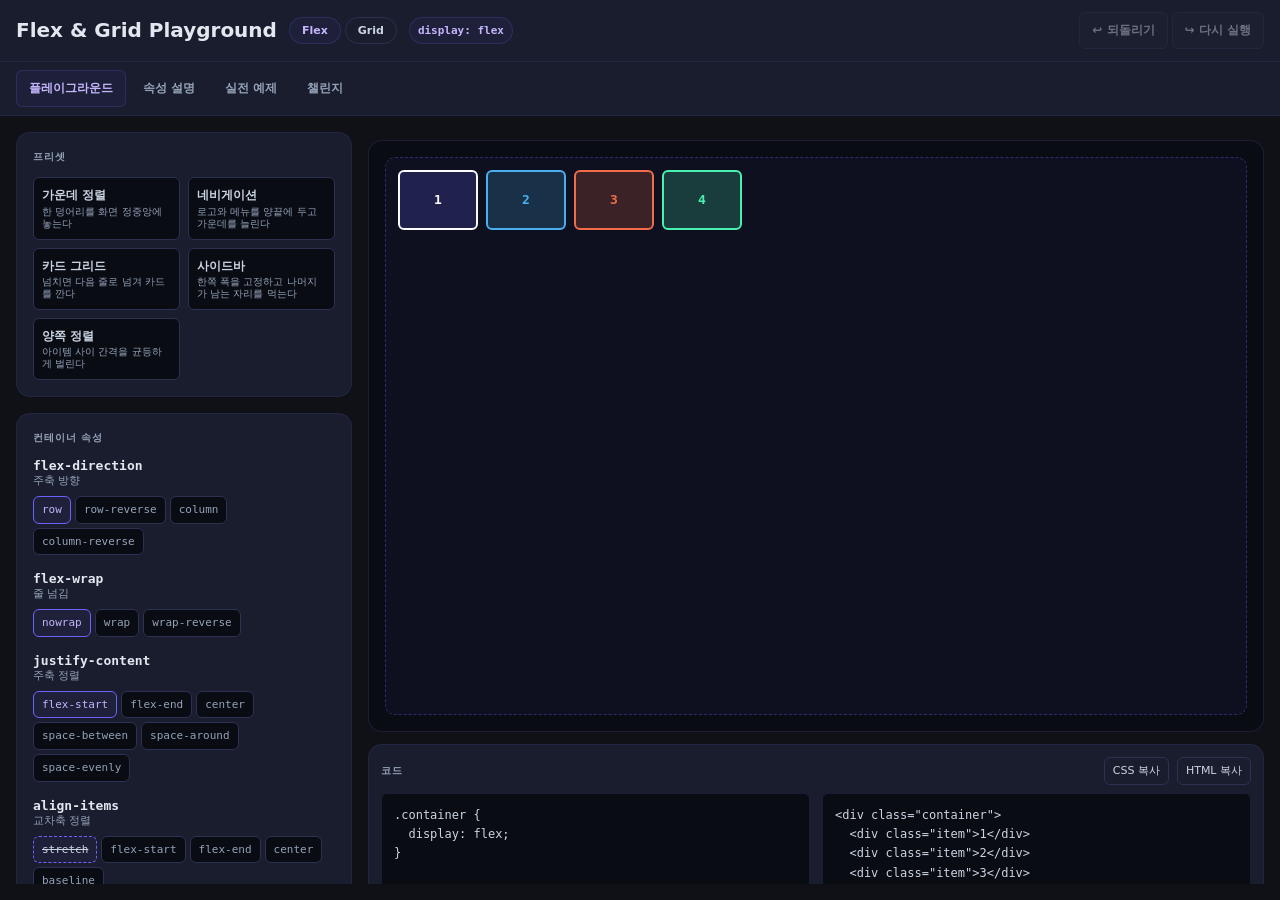
<file: index.html>
<!DOCTYPE html>
<!-- 테마 전환(F-12)은 아직 구현 전이다. OS 설정에 따라 기기마다 화면이 달라지지
     않도록 다크로 고정한다. tokens.css의 라이트 정의는 F-12에서 쓴다. -->
<!-- fgp-booting 은 본문을 첫 페인트에서 감춘다. main.js 가 컨트롤을 다 세운 뒤
     떼어 낸다. 자세한 사유는 css/layout.css 의 같은 이름 규칙에 적었다. -->
<html lang="ko" data-theme="dark" class="fgp-booting">
<head>
  <meta charset="UTF-8">
  <meta name="viewport" content="width=device-width, initial-scale=1.0">
  <title>Flex &amp; Grid Playground</title>

  <link rel="stylesheet" href="css/tokens.css">
  <link rel="stylesheet" href="css/base.css">
  <link rel="stylesheet" href="css/layout.css">
  <link rel="stylesheet" href="css/components.css">
</head>
<body>

<!--
  셸만 둔다. 속성별 버튼은 여기에 없다 — controls.js가 스키마에서 만든다.
  마크업에 속성이 등장하는 순간 스키마 주도 설계가 무너진다. v0.1이 실패한 지점이다.
-->

<header class="fgp-header">
  <h1 class="fgp-title">Flex &amp; Grid Playground</h1>
  <!-- 토픽 전환 마운트 지점 (F-01). 목록은 store의 getTopics()에서 나온다 -->
  <div class="fgp-topics" role="radiogroup" aria-label="토픽" id="fgp-topics"></div>
  <span class="fgp-badge" id="fgp-topic-badge"></span>
  <span class="fgp-header__spacer"></span>
  <div class="fgp-toolbar" role="group" aria-label="실행 취소">
    <button type="button" class="fgp-btn" data-action="undo" aria-keyshortcuts="Control+Z Meta+Z" disabled>↩ 되돌리기</button>
    <button type="button" class="fgp-btn" data-action="redo" aria-keyshortcuts="Control+Shift+Z Meta+Shift+Z" disabled>↪ 다시 실행</button>
  </div>
</header>

<!-- 탭 버튼 마운트 지점. 목록은 store의 TABS에서 나온다 -->
<nav class="fgp-tabs" role="tablist" aria-label="화면 전환" id="fgp-tabs"></nav>

<!-- 탭 패널 넷을 감싸는 본문 랜드마크.
     패널마다 role="tabpanel" 이 붙어 암시 역할을 덮으므로, main 은 바깥에
     따로 두어야 문서에 본문 랜드마크가 생긴다. -->
<main class="fgp-main">

<div class="fgp-shell" id="fgp-panel-playground" role="tabpanel" aria-labelledby="fgp-tab-playground">

  <aside class="fgp-panel">
    <section class="fgp-panel__section" aria-labelledby="fgp-presets-title">
      <h2 class="fgp-panel__title" id="fgp-presets-title">프리셋</h2>
      <!-- 프리셋 버튼 마운트 지점. 목록과 설정값은 topics/flex/presets.js에 있다 -->
      <div class="fgp-presets" id="fgp-presets"></div>
    </section>

    <section class="fgp-panel__section" aria-labelledby="fgp-controls-title">
      <h2 class="fgp-panel__title" id="fgp-controls-title">컨테이너 속성</h2>
      <!-- 컨트롤 마운트 지점 -->
      <div class="fgp-control-list" id="fgp-controls"></div>
    </section>

    <section class="fgp-panel__section" aria-labelledby="fgp-view-title">
      <div class="fgp-panel__head">
        <h2 class="fgp-panel__title" id="fgp-view-title">프리뷰 크기</h2>
        <button type="button" class="fgp-btn fgp-btn--quiet" data-action="view-reset">기본값으로</button>
      </div>
      <!-- 뷰 설정 컨트롤 마운트 지점. 스키마 속성이 아니다 -->
      <div class="fgp-control-list" id="fgp-view-controls"></div>
    </section>

    <section class="fgp-panel__section" aria-labelledby="fgp-items-title">
      <h2 class="fgp-panel__title" id="fgp-items-title">아이템</h2>
      <div class="fgp-itembar" id="fgp-itembar">
        <button type="button" class="fgp-btn" data-action="item-add">추가</button>
        <button type="button" class="fgp-btn" data-action="item-remove">제거</button>
        <output class="fgp-itembar__count" id="fgp-item-count"></output>
      </div>

      <!-- 뷰 설정의 '기본값으로'와 같은 자리·같은 생김새다. 크기를 자동으로
           되돌리는 것이 여기 말고는 없어, 손으로 만든 아이템은 stretch 계열
           정렬이 성립하는 조건을 만들 수 없었다 -->
      <div class="fgp-panel__head">
        <p class="fgp-control__hint">
          선택된 아이템 <output class="fgp-mono" id="fgp-item-selected"></output> 의 크기
        </p>
        <button type="button" class="fgp-btn fgp-btn--quiet" data-action="item-size-auto"
                id="fgp-item-size-auto">자동으로</button>
      </div>
      <!-- 아이템 기하값 마운트 지점. 스키마 속성이 아니다 -->
      <div class="fgp-control-list fgp-control-list--pair" id="fgp-item-size"></div>
    </section>

    <section class="fgp-panel__section" aria-labelledby="fgp-item-props-title">
      <div class="fgp-panel__head">
        <h2 class="fgp-panel__title" id="fgp-item-props-title">아이템 속성</h2>
        <output class="fgp-badge" id="fgp-item-props-target"></output>
      </div>
      <!-- 아이템 속성 마운트 지점. 목록은 스키마의 item scope에서 나온다 -->
      <div class="fgp-control-list" id="fgp-item-controls"></div>
    </section>
  </aside>

  <section class="fgp-preview" aria-label="프리뷰">
    <!-- 프리뷰 도구 마운트 지점. 라인 번호 토글(GR-05)이 여기 붙는다 -->
    <div class="fgp-preview__tools" id="fgp-preview-tools"></div>

    <!-- 프리뷰 마운트 지점. 라인 오버레이도 이 안에 겹친다 -->
    <div class="fgp-preview__stage" id="fgp-preview"></div>

    <section class="fgp-code" aria-labelledby="fgp-code-title">
      <div class="fgp-panel__head">
        <h2 class="fgp-panel__title" id="fgp-code-title">코드</h2>
        <button type="button" class="fgp-btn fgp-btn--quiet" data-action="copy-css">CSS 복사</button>
        <button type="button" class="fgp-btn fgp-btn--quiet" data-action="copy-html">HTML 복사</button>
      </div>
      <!-- 코드 마운트 지점. 내용은 codegen이 상태에서 만든다 -->
      <pre class="fgp-code__block"><code id="fgp-code-css"></code></pre>
      <pre class="fgp-code__block"><code id="fgp-code-html"></code></pre>
    </section>
  </section>

</div>

<!-- 속성 설명 마운트 지점. 목록과 데모는 스키마에서 나온다 -->
<section id="fgp-panel-explain" role="tabpanel" aria-labelledby="fgp-tab-explain" hidden></section>

<!-- 실전 예제 마운트 지점. 카드도 카테고리 필터도 topics/flex/examples.js에서 나온다 -->
<section id="fgp-panel-examples" role="tabpanel" aria-labelledby="fgp-tab-examples" hidden></section>

<!-- 챌린지 마운트 지점. 문제도 컨트롤도 topics/flex/challenges.js와 스키마에서 나온다 -->
<section id="fgp-panel-challenge" role="tabpanel" aria-labelledby="fgp-tab-challenge" hidden></section>

</main>

<script type="module" src="js/main.js"></script>
</body>
</html>
</file>
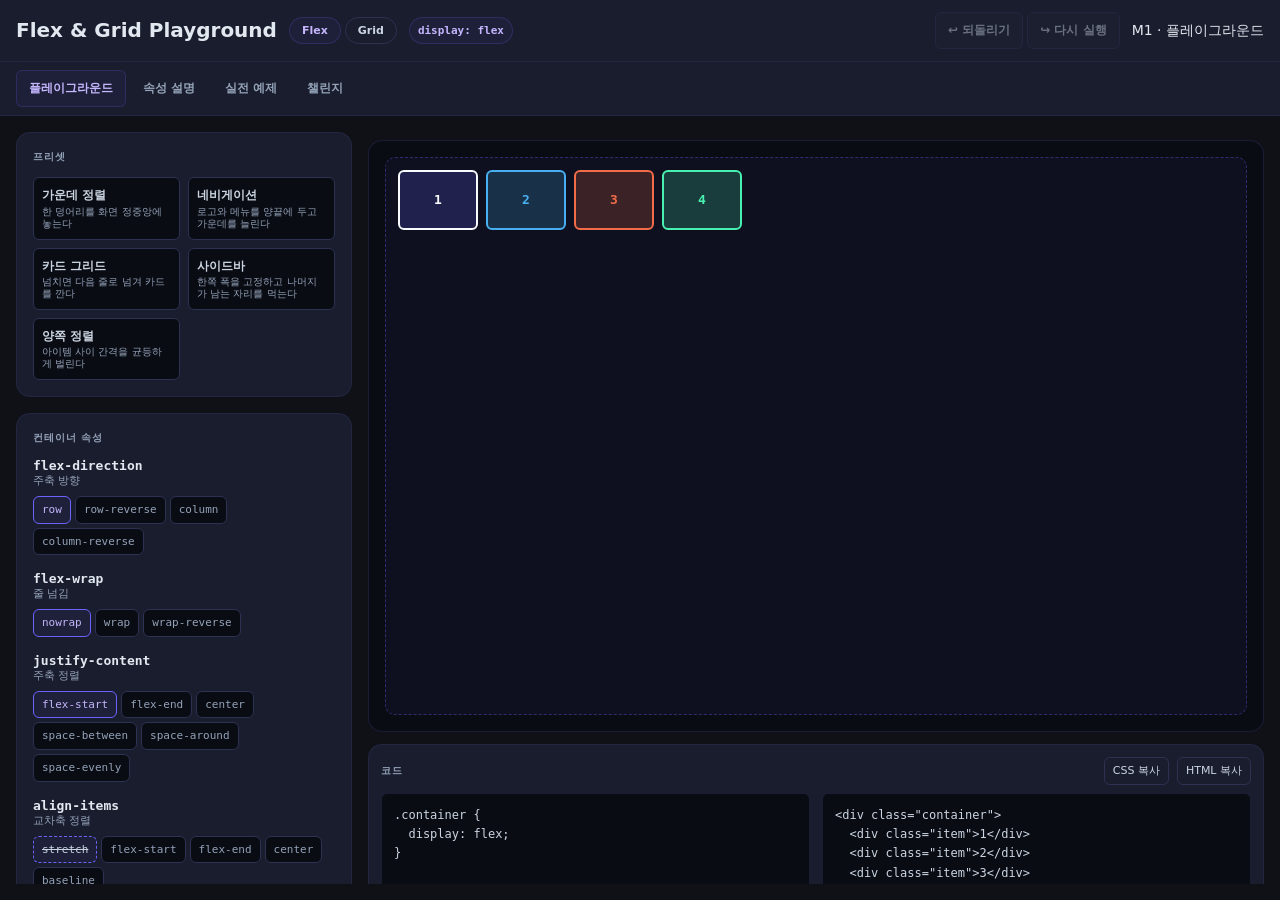
<file: index-v1.html>
<!DOCTYPE html>
<!-- 테마 전환(F-12)은 아직 구현 전이다. OS 설정에 따라 기기마다 화면이 달라지지
     않도록 다크로 고정한다. tokens.css의 라이트 정의는 F-12에서 쓴다. -->
<!-- fgp-booting 은 본문을 첫 페인트에서 감춘다. main.js 가 컨트롤을 다 세운 뒤
     떼어 낸다. 자세한 사유는 css/layout.css 의 같은 이름 규칙에 적었다. -->
<html lang="ko" data-theme="dark" class="fgp-booting">
<head>
  <meta charset="UTF-8">
  <meta name="viewport" content="width=device-width, initial-scale=1.0">
  <title>Flex &amp; Grid Playground</title>

  <link rel="stylesheet" href="css/tokens.css">
  <link rel="stylesheet" href="css/base.css">
  <link rel="stylesheet" href="css/layout.css">
  <link rel="stylesheet" href="css/components.css">
</head>
<body>

<!--
  셸만 둔다. 속성별 버튼은 여기에 없다 — controls.js가 스키마에서 만든다.
  마크업에 속성이 등장하는 순간 스키마 주도 설계가 무너진다. v0.1이 실패한 지점이다.
-->

<header class="fgp-header">
  <h1 class="fgp-title">Flex &amp; Grid Playground</h1>
  <!-- 토픽 전환 마운트 지점 (F-01). 목록은 store의 getTopics()에서 나온다 -->
  <div class="fgp-topics" role="radiogroup" aria-label="토픽" id="fgp-topics"></div>
  <span class="fgp-badge" id="fgp-topic-badge"></span>
  <span class="fgp-header__spacer"></span>
  <div class="fgp-toolbar" role="group" aria-label="실행 취소">
    <button type="button" class="fgp-btn" data-action="undo" aria-keyshortcuts="Control+Z Meta+Z" disabled>↩ 되돌리기</button>
    <button type="button" class="fgp-btn" data-action="redo" aria-keyshortcuts="Control+Shift+Z Meta+Shift+Z" disabled>↪ 다시 실행</button>
  </div>
  <span class="fgp-subtitle">M1 · 플레이그라운드</span>
</header>

<!-- 탭 버튼 마운트 지점. 목록은 store의 TABS에서 나온다 -->
<nav class="fgp-tabs" role="tablist" aria-label="화면 전환" id="fgp-tabs"></nav>

<!-- 탭 패널 넷을 감싸는 본문 랜드마크.
     패널마다 role="tabpanel" 이 붙어 암시 역할을 덮으므로, main 은 바깥에
     따로 두어야 문서에 본문 랜드마크가 생긴다. -->
<main class="fgp-main">

<div class="fgp-shell" id="fgp-panel-playground" role="tabpanel" aria-labelledby="fgp-tab-playground">

  <aside class="fgp-panel">
    <section class="fgp-panel__section" aria-labelledby="fgp-presets-title">
      <h2 class="fgp-panel__title" id="fgp-presets-title">프리셋</h2>
      <!-- 프리셋 버튼 마운트 지점. 목록과 설정값은 topics/flex/presets.js에 있다 -->
      <div class="fgp-presets" id="fgp-presets"></div>
    </section>

    <section class="fgp-panel__section" aria-labelledby="fgp-controls-title">
      <h2 class="fgp-panel__title" id="fgp-controls-title">컨테이너 속성</h2>
      <!-- 컨트롤 마운트 지점 -->
      <div class="fgp-control-list" id="fgp-controls"></div>
    </section>

    <section class="fgp-panel__section" aria-labelledby="fgp-view-title">
      <div class="fgp-panel__head">
        <h2 class="fgp-panel__title" id="fgp-view-title">프리뷰 크기</h2>
        <button type="button" class="fgp-btn fgp-btn--quiet" data-action="view-reset">기본값으로</button>
      </div>
      <!-- 뷰 설정 컨트롤 마운트 지점. 스키마 속성이 아니다 -->
      <div class="fgp-control-list" id="fgp-view-controls"></div>
    </section>

    <section class="fgp-panel__section" aria-labelledby="fgp-items-title">
      <h2 class="fgp-panel__title" id="fgp-items-title">아이템</h2>
      <div class="fgp-itembar" id="fgp-itembar">
        <button type="button" class="fgp-btn" data-action="item-add">추가</button>
        <button type="button" class="fgp-btn" data-action="item-remove">제거</button>
        <output class="fgp-itembar__count" id="fgp-item-count"></output>
      </div>

      <!-- 뷰 설정의 '기본값으로'와 같은 자리·같은 생김새다. 크기를 자동으로
           되돌리는 것이 여기 말고는 없어, 손으로 만든 아이템은 stretch 계열
           정렬이 성립하는 조건을 만들 수 없었다 -->
      <div class="fgp-panel__head">
        <p class="fgp-control__hint">
          선택된 아이템 <output class="fgp-mono" id="fgp-item-selected"></output> 의 크기
        </p>
        <button type="button" class="fgp-btn fgp-btn--quiet" data-action="item-size-auto"
                id="fgp-item-size-auto">자동으로</button>
      </div>
      <!-- 아이템 기하값 마운트 지점. 스키마 속성이 아니다 -->
      <div class="fgp-control-list fgp-control-list--pair" id="fgp-item-size"></div>
    </section>

    <section class="fgp-panel__section" aria-labelledby="fgp-item-props-title">
      <div class="fgp-panel__head">
        <h2 class="fgp-panel__title" id="fgp-item-props-title">아이템 속성</h2>
        <output class="fgp-badge" id="fgp-item-props-target"></output>
      </div>
      <!-- 아이템 속성 마운트 지점. 목록은 스키마의 item scope에서 나온다 -->
      <div class="fgp-control-list" id="fgp-item-controls"></div>
    </section>
  </aside>

  <section class="fgp-preview" aria-label="프리뷰">
    <!-- 프리뷰 도구 마운트 지점. 라인 번호 토글(GR-05)이 여기 붙는다 -->
    <div class="fgp-preview__tools" id="fgp-preview-tools"></div>

    <!-- 프리뷰 마운트 지점. 라인 오버레이도 이 안에 겹친다 -->
    <div class="fgp-preview__stage" id="fgp-preview"></div>

    <section class="fgp-code" aria-labelledby="fgp-code-title">
      <div class="fgp-panel__head">
        <h2 class="fgp-panel__title" id="fgp-code-title">코드</h2>
        <button type="button" class="fgp-btn fgp-btn--quiet" data-action="copy-css">CSS 복사</button>
        <button type="button" class="fgp-btn fgp-btn--quiet" data-action="copy-html">HTML 복사</button>
      </div>
      <!-- 코드 마운트 지점. 내용은 codegen이 상태에서 만든다 -->
      <pre class="fgp-code__block"><code id="fgp-code-css"></code></pre>
      <pre class="fgp-code__block"><code id="fgp-code-html"></code></pre>
    </section>
  </section>

</div>

<!-- 속성 설명 마운트 지점. 목록과 데모는 스키마에서 나온다 -->
<section id="fgp-panel-explain" role="tabpanel" aria-labelledby="fgp-tab-explain" hidden></section>

<!-- 실전 예제 마운트 지점. 카드도 카테고리 필터도 topics/flex/examples.js에서 나온다 -->
<section id="fgp-panel-examples" role="tabpanel" aria-labelledby="fgp-tab-examples" hidden></section>

<!-- 챌린지 마운트 지점. 문제도 컨트롤도 topics/flex/challenges.js와 스키마에서 나온다 -->
<section id="fgp-panel-challenge" role="tabpanel" aria-labelledby="fgp-tab-challenge" hidden></section>

</main>

<script type="module" src="js/main.js"></script>
</body>
</html>
</file>
<file: css/tokens.css>
/* ==========================================================================
   tokens.css — Flex & Grid Playground v1.0
   --------------------------------------------------------------------------
   2계층 토큰 체계
     1) Primitive : 순수 값. 의미 없음. 컴포넌트에서 직접 참조 금지.
     2) Semantic  : 역할 이름. 컴포넌트는 이 계층만 참조한다.

   규칙
     - components.css / layout.css 는 --fgp-* semantic 토큰만 사용한다.
     - primitive(--p-*)를 컴포넌트에서 쓰면 테마 전환이 깨진다.
     - 하드코딩 색상값은 이 파일 밖에 존재하지 않는다.
   ========================================================================== */

:root {
  /* ======================================================================
     1. PRIMITIVE — 색
     ====================================================================== */

  /* 잉크 (배경 · 표면 · 테두리) — 기존 v0.1 다크 팔레트를 램프로 정규화 */
  --p-ink-950: #0a0c14;
  --p-ink-900: #0f1117;
  --p-ink-850: #161927;
  --p-ink-800: #1a1d2e;
  --p-ink-700: #1e2233;
  --p-ink-600: #2d3152;
  --p-ink-500: #334155;
  --p-ink-400: #475569;
  --p-ink-300: #64748b;
  --p-ink-200: #94a3b8;
  --p-ink-100: #cbd5e1;
  --p-ink-050: #e2e8f0;
  --p-ink-000: #f8fafc;

  /* 브랜드 인디고 */
  --p-indigo-700: #3b35cc;
  --p-indigo-500: #6c63ff;
  --p-indigo-300: #a78bfa;
  --p-indigo-200: #c4b5fd;

  /* 보조 색상 */
  --p-sky-400:    #48b0f1;
  --p-sky-300:    #7dd3fc;
  --p-mint-400:   #48f1b0;
  --p-amber-400:  #f1c948;
  --p-coral-400:  #f16c48;
  --p-rose-400:   #f1486c;
  --p-orchid-400: #c948f1;
  --p-cyan-400:   #48f1f1;
  --p-violet-300: #c792ea;

  /* 아이템 팔레트 — 프리뷰 아이템 8색 순환 (표면 / 테두리 쌍) */
  --p-item-1: #6c63ff;  --p-item-1-deep: #3b35cc;
  --p-item-2: #48b0f1;  --p-item-2-deep: #2580c0;
  --p-item-3: #f16c48;  --p-item-3-deep: #c03525;
  --p-item-4: #48f1b0;  --p-item-4-deep: #25c07c;
  --p-item-5: #f1c948;  --p-item-5-deep: #c09925;
  --p-item-6: #c948f1;  --p-item-6-deep: #9025c0;
  --p-item-7: #f1486c;  --p-item-7-deep: #c0253b;
  --p-item-8: #48f1f1;  --p-item-8-deep: #25c0c0;

  /* 투명도 단계 — 알파는 color-mix로 합성한다. 하드코딩 #6c63ff44 금지 */
  --p-alpha-05: 5%;
  --p-alpha-10: 10%;
  --p-alpha-20: 20%;
  --p-alpha-35: 35%;
  --p-alpha-60: 60%;

  /* ======================================================================
     2. PRIMITIVE — 치수 · 타이포 · 모션
     ====================================================================== */

  /* 간격 4px 기준 (JW Anderson --sp 체계 승계) */
  --sp-0:  0;
  --sp-1:  4px;
  --sp-2:  8px;
  --sp-3:  12px;
  --sp-4:  16px;
  --sp-5:  20px;
  --sp-6:  24px;
  --sp-8:  32px;
  --sp-10: 40px;
  --sp-12: 48px;
  --sp-16: 64px;

  /* 서체 — v0.1의 4가지 중복 선언을 2개 역할로 통합 */
  --p-font-ui:   system-ui, -apple-system, 'Segoe UI', 'Pretendard', sans-serif;
  --p-font-code: 'Fira Code', 'Cascadia Code', 'SFMono-Regular', ui-monospace, monospace;

  /* 타입 스케일 */
  --fs-3xs: 10px;
  --fs-2xs: 11px;
  --fs-xs:  12px;
  --fs-sm:  13px;
  --fs-md:  14px;
  --fs-lg:  16px;
  --fs-xl:  20px;
  --fs-2xl: 26px;

  --lh-tight: 1.25;
  --lh-base:  1.6;

  --fw-normal:   400;
  --fw-medium:   500;
  --fw-semibold: 600;
  --fw-bold:     800;

  /* 모서리 */
  --radius-xs:   4px;
  --radius-sm:   6px;
  --radius-md:   10px;
  --radius-lg:   14px;
  --radius-pill: 100px;

  /* 모션 — 프리뷰 트랜지션은 학습 효과의 일부다. 속성 변화가 눈에 보여야 한다 */
  --ease-out:      cubic-bezier(0.4, 0, 0.2, 1);
  --dur-instant:   0ms;
  --dur-fast:      150ms;
  --dur-preview:   350ms;

  /* 부팅 안전망 — 자바스크립트가 실패해도 본문을 드러내는 시한.
     트랜지션이 아니라 타임아웃이므로 위 세 값과 성격이 다르고,
     아래 prefers-reduced-motion 블록에서 0 으로 내리지 않는다.
     0 이 되면 본문이 마운트 전에 드러나 CLS 가 되살아난다 */
  --dur-boot-fallback: 3500ms;

  /* 레이어 */
  --z-base:    0;
  --z-sticky:  10;
  --z-overlay: 100;
  --z-modal:   1000;
  --z-toast:   1100;
}

/* ==========================================================================
   3. SEMANTIC — 다크 (기본 테마)
   ========================================================================== */

:root,
[data-theme='dark'] {
  color-scheme: dark;

  /**
   * 서체 — 테마와 무관하다. 라이트 블록이 다시 정의하지 않으므로 여기 값이
   * 두 테마에 그대로 쓰인다. 색과 달리 테마별로 갈릴 이유가 없어 한 번만 적는다.
   *
   * 고정폭을 두 가지로 나눈 것은 쓰는 이유가 다르기 때문이다.
   *
   *   code    "이건 코드다" — 코드 블록, 속성 이름, 속성 값, 단위, 축 이름표.
   *           읽는 사람이 그대로 옮겨 쓸 수 있는 글자다. 15곳.
   *   numeric "숫자를 자리 맞춰 세운다" — 아이템 번호, 개수 표시. 코드가 아니고,
   *           폭이 일정해야 눈에 흔들리지 않아서 고정폭을 쓴다. 5곳.
   *
   * 지금은 같은 primitive 를 가리킨다. 나중에 코드 글꼴을 바꿀 때 프리뷰
   * 아이템의 번호까지 함께 끌려가지 않도록 갈라 둔다.
   */
  --fgp-font-ui:      var(--p-font-ui);
  --fgp-font-code:    var(--p-font-code);
  --fgp-font-numeric: var(--p-font-code);

  /* 표면 */
  --fgp-surface-page:    var(--p-ink-900);
  --fgp-surface-panel:   var(--p-ink-800);
  --fgp-surface-raised:  var(--p-ink-700);
  --fgp-surface-sunken:  var(--p-ink-950);
  --fgp-surface-overlay: color-mix(in srgb, var(--p-ink-950) 85%, transparent);

  /* 테두리 */
  --fgp-border-subtle: color-mix(in srgb, var(--p-ink-600) 50%, transparent);
  --fgp-border-default: var(--p-ink-600);
  --fgp-border-strong:  var(--p-ink-400);

  /* 텍스트 — 램프를 한 단계씩 올렸다 (M6 접근성 측정)

     ink-300 은 이 팔레트의 어느 표면에서도 4.5:1 을 넘지 못한다.
     page 3.97 · panel 3.50 · raised 3.31 · sunken 4.10 — 전부 미달이다.
     muted 를 ink-200 으로 올리면 6.15~7.61 로 통과하는데, 그러면 secondary 와
     같은 값이 되어 위계가 무너지므로 secondary 도 ink-100 으로 함께 올렸다.

     결과는 050 / 100 / 200 으로 한 칸씩 벌어진 사다리다. 최소 대비는
     raised(ink-700) 위에서 primary 12.79 · secondary 10.62 · muted 6.15 다. */
  --fgp-text-primary:   var(--p-ink-050);
  --fgp-text-secondary: var(--p-ink-100);
  --fgp-text-muted:     var(--p-ink-200);
  --fgp-text-inverse:   var(--p-ink-950);
  --fgp-text-onaccent:  var(--p-ink-000);

  /* 강조 */
  --fgp-accent:        var(--p-indigo-500);
  --fgp-accent-hover:  var(--p-indigo-300);
  --fgp-accent-quiet:  color-mix(in srgb, var(--p-indigo-500) var(--p-alpha-20), transparent);
  --fgp-accent-faint:  color-mix(in srgb, var(--p-indigo-500) var(--p-alpha-05), transparent);
  --fgp-accent-text:   var(--p-indigo-200);

  /* 포커스 — 접근성 기준상 전 인터랙티브 요소에 적용 */
  --fgp-focus-ring:        var(--p-sky-300);
  --fgp-focus-ring-width:  2px;
  --fgp-focus-ring-offset: 2px;

  /* 상태 */
  --fgp-state-correct:   var(--p-mint-400);
  --fgp-state-incorrect: var(--p-rose-400);
  --fgp-state-hint:      var(--p-amber-400);

  /* --- 프리뷰 (Flex · Grid 공통) --- */
  --fgp-preview-bg:            var(--p-ink-950);
  --fgp-preview-container-bg:  color-mix(in srgb, var(--p-indigo-500) var(--p-alpha-05), transparent);
  --fgp-preview-container-edge: color-mix(in srgb, var(--p-indigo-500) var(--p-alpha-35), transparent);
  --fgp-preview-item-selected: var(--p-ink-000);
  --fgp-preview-freespace:     color-mix(in srgb, var(--p-ink-300) var(--p-alpha-10), transparent);

  /* 아이템 강조색 — 프리뷰 아이템 8색 순환.
     renderer는 --fgp-item-accent 에 인덱스별 별칭을 대입한다. */
  --fgp-item-1: var(--p-item-1);  --fgp-item-1-deep: var(--p-item-1-deep);
  --fgp-item-2: var(--p-item-2);  --fgp-item-2-deep: var(--p-item-2-deep);
  --fgp-item-3: var(--p-item-3);  --fgp-item-3-deep: var(--p-item-3-deep);
  --fgp-item-4: var(--p-item-4);  --fgp-item-4-deep: var(--p-item-4-deep);
  --fgp-item-5: var(--p-item-5);  --fgp-item-5-deep: var(--p-item-5-deep);
  --fgp-item-6: var(--p-item-6);  --fgp-item-6-deep: var(--p-item-6-deep);
  --fgp-item-7: var(--p-item-7);  --fgp-item-7-deep: var(--p-item-7-deep);
  --fgp-item-8: var(--p-item-8);  --fgp-item-8-deep: var(--p-item-8-deep);

  /* --- 프리뷰 (Grid 전용) ---
     GR-05 라인 번호 오버레이 · GR-06 암시적 트랙 구분에 사용.
     명시/암시 구분은 색상만이 아니라 실선/점선으로도 표현한다 (색각 이상 대응). */
  --fgp-grid-line-explicit:  var(--p-sky-400);
  --fgp-grid-line-implicit:  var(--p-orchid-400);
  --fgp-grid-line-style-explicit: solid;
  --fgp-grid-line-style-implicit: dashed;
  --fgp-grid-line-number-bg: var(--p-ink-850);
  --fgp-grid-line-number-fg: var(--p-ink-100);
  --fgp-grid-gap-fill:       color-mix(in srgb, var(--p-amber-400) var(--p-alpha-10), transparent);
  --fgp-grid-area-fill:      color-mix(in srgb, var(--p-mint-400) var(--p-alpha-20), transparent);
  --fgp-grid-area-edge:      var(--p-mint-400);
  --fgp-grid-track-marker:   var(--p-violet-300);

  /* --- 코드 하이라이트 --- */
  --fgp-code-bg:       var(--p-ink-950);
  --fgp-code-text:     var(--p-ink-100);
  --fgp-code-selector: var(--p-amber-400);
  --fgp-code-property: var(--p-sky-300);
  --fgp-code-value:    var(--p-mint-400);
  --fgp-code-comment:  var(--p-ink-200);   /* ink-300 은 code-bg 위에서 4.10 */
  --fgp-code-tag:      var(--p-coral-400);
  --fgp-code-attr:     var(--p-violet-300);
}

/* ==========================================================================
   4. SEMANTIC — 라이트 (F-12)
   semantic 매핑만 교체한다. 컴포넌트 CSS는 한 줄도 바뀌지 않는다.
   ========================================================================== */

[data-theme='light'] {
  color-scheme: light;

  --fgp-surface-page:    var(--p-ink-000);
  --fgp-surface-panel:   #ffffff;
  --fgp-surface-raised:  var(--p-ink-050);
  --fgp-surface-sunken:  #eef2f7;
  --fgp-surface-overlay: color-mix(in srgb, var(--p-ink-000) 85%, transparent);

  --fgp-border-subtle:  color-mix(in srgb, var(--p-ink-200) 40%, transparent);
  --fgp-border-default: var(--p-ink-100);
  --fgp-border-strong:  var(--p-ink-300);

  /* 다크와 같은 이유로 한 단계씩 내렸다. ink-300 은 raised(ink-050) 위에서
     3.86, sunken 위에서 4.23 으로 미달이다. 최소 대비는 raised 위에서
     primary 15.31 · secondary 8.40 · muted 6.15 다. */
  --fgp-text-primary:   var(--p-ink-900);
  --fgp-text-secondary: var(--p-ink-500);
  --fgp-text-muted:     var(--p-ink-400);
  --fgp-text-inverse:   var(--p-ink-000);
  --fgp-text-onaccent:  var(--p-ink-000);

  --fgp-accent:       var(--p-indigo-700);
  --fgp-accent-hover: var(--p-indigo-500);
  --fgp-accent-text:  var(--p-indigo-700);

  --fgp-focus-ring: var(--p-indigo-700);

  --fgp-preview-bg:            var(--p-ink-050);
  --fgp-preview-item-selected: var(--p-ink-900);

  --fgp-grid-line-number-bg: var(--p-ink-100);
  --fgp-grid-line-number-fg: var(--p-ink-900);

  --fgp-code-bg:      #f4f6fa;
  --fgp-code-text:    var(--p-ink-800);
  --fgp-code-comment: var(--p-ink-400);   /* ink-300 은 code-bg 위에서 4.40 */
}

/* ==========================================================================
   5. 사용자 환경 대응
   ========================================================================== */

/* 저장된 테마가 없을 때만 OS 설정을 따른다 */
@media (prefers-color-scheme: light) {
  :root:not([data-theme]) {
    color-scheme: light;
    --fgp-surface-page:   var(--p-ink-000);
    --fgp-surface-panel:  #ffffff;
    --fgp-surface-raised: var(--p-ink-050);
    --fgp-surface-sunken: #eef2f7;
    --fgp-border-default: var(--p-ink-100);
    --fgp-text-primary:   var(--p-ink-900);
    --fgp-text-secondary: var(--p-ink-500);
    /* muted 와 code-comment 를 여기서도 덮는다. 두 토픽이 같은 값을 쓰던
       때는 생략해도 됐지만, 이제 :root 의 값이 밝은 색이라 그대로 두면
       흰 배경에 흰 글자가 된다. */
    --fgp-text-muted:     var(--p-ink-400);
    --fgp-accent:         var(--p-indigo-700);
    --fgp-preview-bg:     var(--p-ink-050);
    --fgp-code-bg:        #f4f6fa;
    --fgp-code-text:      var(--p-ink-800);
    --fgp-code-comment:   var(--p-ink-400);
  }
}

/* 프리뷰 트랜지션은 학습 도구의 핵심이지만, 사용자 설정이 우선한다 */
@media (prefers-reduced-motion: reduce) {
  :root {
    --dur-fast:    var(--dur-instant);
    --dur-preview: var(--dur-instant);
    /* --dur-boot-fallback 은 여기에 넣지 않는다. 움직임이 아니라 시한이다 */
  }
}

/**
 * 대비를 더 원하는 사용자.
 *
 * 테마마다 방향이 반대라 선택자를 나눠야 한다. 예전에는 :root 하나에 밝은
 * 값만 적어 두었는데, 이 블록이 [data-theme='light'] 보다 뒤에 있고 특정도가
 * 같아서 라이트 테마에서도 이겼다 — 흰 배경에 ink-200 글자가 얹혀 2.4:1 이
 * 되던 자리다. 대비를 올리려던 설정이 대비를 무너뜨리고 있었다.
 */
@media (prefers-contrast: more) {
  :root {
    --fgp-border-default: var(--p-ink-200);
    --fgp-text-secondary: var(--p-ink-050);
    --fgp-text-muted:     var(--p-ink-100);
  }

  :root[data-theme='light'] {
    --fgp-border-default: var(--p-ink-300);
    --fgp-text-secondary: var(--p-ink-900);
    --fgp-text-muted:     var(--p-ink-500);
  }
}

/* 저장된 테마가 없고 OS 가 라이트일 때. 위 블록의 :root 가 이기지 않도록
   같은 조건을 다시 건다 — 특정도가 높아야 뒤집힌다. */
@media (prefers-contrast: more) and (prefers-color-scheme: light) {
  :root:not([data-theme='dark']) {
    --fgp-border-default: var(--p-ink-300);
    --fgp-text-secondary: var(--p-ink-900);
    --fgp-text-muted:     var(--p-ink-500);
  }
}

/* ==========================================================================
   6. 브레이크포인트 (참조용)
   미디어 쿼리 조건부에는 커스텀 프로퍼티를 쓸 수 없다. layout.css에서
   아래 값을 리터럴로 사용하며, 이 주석이 단일 기준이다.

     sm   ~ 599px    프리뷰 상단 고정 · 컨트롤 하단 스크롤
     md   600~1023px 프리뷰 상 · 컨트롤 하 2단
     lg   1024px ~   컨트롤 좌 · 프리뷰 우 2컬럼
   ========================================================================== */
</file>
<file: css/base.css>
/**
 * base.css — 리셋 · 타이포그래피
 *
 * 색은 --fgp-* semantic 토큰만, 간격은 --sp-* 만 쓴다.
 * 서체는 --p-font-* 를 참조한다. tokens.css에 --fgp-font-* 별칭이 없어서이며,
 * 별칭이 생기면 이 두 곳을 그쪽으로 바꾼다.
 */

*,
*::before,
*::after {
  box-sizing: border-box;
}

html {
  height: 100%;
}

body {
  margin: 0;
  min-height: 100%;
  background: var(--fgp-surface-page);
  color: var(--fgp-text-primary);
  font-family: var(--fgp-font-ui);
  font-size: var(--fs-md);
  line-height: var(--lh-base);
  -webkit-font-smoothing: antialiased;
}

h1,
h2,
h3,
p,
figure {
  margin: 0;
}

code,
kbd,
samp,
pre {
  font-family: var(--fgp-font-code);
  font-size: var(--fs-xs);
}

button,
input,
select,
output {
  font: inherit;
  color: inherit;
}

button {
  cursor: pointer;
}

button:disabled {
  cursor: not-allowed;
  opacity: 0.45;
}

/* 전 인터랙티브 요소에 보이는 포커스 링. outline: none 단독 사용 금지. */
:focus-visible {
  outline: var(--fgp-focus-ring-width) solid var(--fgp-focus-ring);
  outline-offset: var(--fgp-focus-ring-offset);
}

/* 타이포 역할 */

.fgp-title {
  font-size: var(--fs-xl);
  font-weight: var(--fw-bold);
  line-height: var(--lh-tight);
}

.fgp-mono {
  font-family: var(--fgp-font-numeric);
}
</file>
<file: css/layout.css>
/**
 * layout.css — 셸 · 반응형
 *
 * PRD 6장 브레이크포인트 (599 / 1023)
 *   ~ 599px      프리뷰 상단 고정 · 컨트롤 하단 스크롤
 *   600 ~ 1023px 프리뷰 상 · 컨트롤 하 2단
 *   1024px ~     컨트롤 좌 · 프리뷰 우 2컬럼
 *
 * 마크업 순서는 패널 → 프리뷰다. 구간별 배치는 grid-template-areas로 바꾼다.
 */

/* --------------------------------------------------------------------------
   첫 페인트 — 본문은 컨트롤이 선 뒤에 나온다

   마운트 지점이 마크업에서 비어 있고 js/main.js 는 모듈이라 지연 실행된다.
   그대로 두면 빈 껍데기가 먼저 그려지고 나중에 내용이 채워지며 main 이 아래로
   밀린다. Lighthouse 모바일에서 CLS 0.919 가 나오던 자리다.

   빈 자리를 min-height 로 미리 잡는 방법은 택하지 않았다. 밀리는 거리가 토픽
   (Flex 6속성 · Grid 12속성)과 프리뷰 컨테이너 생성에 함께 매여 있어, 숫자를
   적어 두면 데이터가 바뀔 때마다 어긋난다.

   감추는 것은 자바스크립트가 채우는 세 곳뿐이다 — 본문 · 탭 목록 · 토픽 전환.
   헤더의 제목은 마크업에 있는 글자라 그대로 그려지므로 FCP 가 늦어지지 않는다.
   visibility: hidden 인 요소는 CLS 집계에서 빠지고, 감춰져 있다 나타나는 요소는
   앞 프레임의 자리가 없어 이동으로 세지 않는다.

   탭 목록을 빼먹었더니 0.037 이 남았다. 빈 nav 가 17px 로 그려졌다가 버튼이
   들어서며 54px 이 되고, 그만큼 본문이 밀린 것이다. 자리를 잡아 주는 대신 함께
   감췄다 — 버튼 높이는 글꼴과 여백에서 나오므로 숫자로 적어 두면 그 둘이 바뀔
   때마다 어긋난다.

   스스로 드러나는 애니메이션이 안전망이다. 자바스크립트가 실패해도 영영 빈
   화면이 되지 않는다 — 컨트롤 없는 화면일지언정 글은 읽을 수 있다. 지연 시간은
   프리뷰 전이 시간에서 끌어왔다. 새 숫자를 들이지 않으려는 것이고, 첫 페인트를
   기다려 주기에 충분히 길면 된다. 움직임이 없어 prefers-reduced-motion 과
   무관하다.
   -------------------------------------------------------------------------- */

.fgp-booting .fgp-main,
.fgp-booting .fgp-tabs,
.fgp-booting .fgp-topics {
  visibility: hidden;
  animation: fgp-reveal 0s linear var(--dur-boot-fallback) forwards;
}

@keyframes fgp-reveal {
  to { visibility: visible; }
}

.fgp-header {
  display: flex;
  align-items: center;
  gap: var(--sp-3);
  flex-wrap: wrap;
  padding: var(--sp-3) var(--sp-4);
  background: var(--fgp-surface-panel);
  border-bottom: 1px solid var(--fgp-border-subtle);
}

.fgp-header__spacer {
  flex: 1;
}

.fgp-shell {
  display: grid;
  gap: var(--sp-3);
  padding: var(--sp-3);
  grid-template-areas:
    'preview'
    'panel';
  grid-template-rows: auto 1fr;
}

.fgp-panel {
  grid-area: panel;
  display: flex;
  flex-direction: column;
  gap: var(--sp-4);
  min-width: 0;
}

.fgp-preview {
  grid-area: preview;
  min-width: 0;
}

/* ~599px — 프리뷰를 상단에 고정하고 컨트롤만 스크롤한다 */
@media (max-width: 599px) {
  .fgp-preview {
    position: sticky;
    top: var(--sp-0);
    z-index: var(--z-sticky);
    background: var(--fgp-surface-page);
    padding-bottom: var(--sp-2);
  }
}

/**
 * 600px 이상 — 페이지 자체는 스크롤하지 않는다.
 *
 * 예전에는 패널이 max-height: calc(100vh - --sp-12) 로 스스로를 제한했는데
 * 이 상수가 헤더 높이를 세지 않았다. 1280x800 실측으로 헤더 62 + 셸 패딩 32 =
 * 94px을 빼야 하는데 48px만 빼서 46px이 넘쳤다. 헤더는 폭에 따라 줄바꿈되어
 * 높이가 변하므로 상수로 맞출 수 있는 값이 아니다.
 *
 * 뷰포트 높이를 셸에 실제로 나눠 주는 방식으로 바꾼다. 헤더는 제 높이를 갖고,
 * 셸이 나머지를 전부 가져가며, 그 안에서 패널만 스크롤한다.
 * 프리뷰에는 overflow를 걸지 않는다 — 아이템이 컨테이너를 넘치는 모습은
 * 가려야 할 결함이 아니라 가르쳐야 할 현상이다 (PRD 5.5).
 */
@media (min-width: 600px) {
  /**
   * iOS(사파리·아이패드 크롬 모두 WebKit)에서는 html·body에 overflow: hidden을
   * 걸어도 페이지가 움직인다. 높이를 100vh로 잡으면 주소 표시줄이 접힌 상태의
   * 높이라 실제 보이는 영역보다 커서, 그 차이만큼 페이지가 밀린다.
   *
   * body를 흐름에서 빼내 뷰포트에 고정하면 페이지 스크롤 영역 자체가 생기지
   * 않는다. inset이 높이를 정하므로 vh 계산도 필요 없다.
   * overscroll-behavior는 패널 끝에서 스크롤이 페이지로 넘어가는 연쇄와
   * 고무줄 튕김을 막는다.
   */
  html {
    height: 100%;
    overflow: hidden;
    overscroll-behavior: none;
  }

  body {
    position: fixed;
    inset: 0;
    display: flex;
    flex-direction: column;
    overflow: hidden;
    overscroll-behavior: none;
  }

  /* 헤더와 탭 목록은 제 높이를 갖고 그대로 남는다. 스크롤은 탭 내용에서만. */
  .fgp-header,
  .fgp-tabs {
    flex: none;
  }

  /**
   * 탭 내용은 남은 높이를 받고, 기본적으로 패널 자체가 스크롤한다.
   *
   * 클래스가 아니라 role로 잡는다. 탭이 늘어날 때마다 스크롤 규칙을 다시
   * 쓰는 일이 없도록 — 실제로 속성 설명 탭을 붙였을 때 그 규칙이 없어
   * 아래쪽 내용에 닿을 수 없었다.
   */
  [role='tabpanel'] {
    flex: 1;
    min-height: 0;
    overflow-y: auto;
    overscroll-behavior: contain;
    -webkit-overflow-scrolling: touch;
  }

  /* 안에 스크롤 영역을 따로 둔 탭은 패널이 아니라 그 안에서 스크롤한다.
     패널까지 스크롤하면 스크롤바가 둘 겹친다.

     여기 있는 것은 플레이그라운드뿐이다. 속성 설명 · 실전 예제 · 챌린지는
     공통 틀인 .fgp-pane 을 쓰고 그 규칙이 components.css 에서 같은 일을 한다.
     예전에는 .fgp-explain 이 여기 함께 적혀 있었는데, 세 탭이 같은 틀로
     모이면서 한 탭만 이름으로 집어 두는 꼴이 됐다 — 새 탭이 생길 때마다
     여기에 이름을 더할지 말지 판단해야 하는 자리였다. */
  .fgp-shell {
    overflow: hidden;
  }

  .fgp-shell {
    flex: 1;
    min-height: 0;
    gap: var(--sp-4);
    padding: var(--sp-4);
  }

  /* 스크롤은 두 열 안에서만 일어난다. contain을 걸어 끝에 닿아도 페이지로
     넘어가지 않게 한다 — 터치 기기에서 페이지가 밀리는 주된 경로다.
     프리뷰 열도 스크롤한다. 코드 블록이 붙으면서 열 높이가 셸을 넘어섰고,
     페이지가 밀리지 않으니 넘친 만큼 닿을 수 없게 됐다. */
  .fgp-panel,
  .fgp-preview {
    min-height: 0;
    overflow-y: auto;
    overscroll-behavior: contain;
    -webkit-overflow-scrolling: touch;
  }
}

/**
 * 600 ~ 1023px — 패널 안의 섹션 순서를 바꾼다.
 *
 * 마크업은 컨테이너 속성 → 프리뷰 크기 → 아이템 순이지만, 이 구간에서는
 * 프리뷰 바로 아래에 크기 조절이 오는 편이 손에 가깝다. 패널이 flex
 * 컨테이너이므로 order로 바꾼다. HTML 순서는 그대로 두어 탭 이동과
 * 스크린리더 낭독 순서가 구간마다 달라지지 않게 한다.
 */
@media (min-width: 600px) and (max-width: 1023px) {
  /* 프리뷰는 제 높이(components.css의 32vh)를 갖고 패널이 나머지를 가져간다.
     1fr을 그냥 두면 자동 최솟값이 패널의 min-content라 행이 셸보다 커진다.
     minmax(0, 1fr)로 바닥을 0으로 내려 패널이 실제로 줄어들게 한다. */
  .fgp-shell {
    grid-template-rows: auto minmax(0, 1fr);
  }

  .fgp-panel > .fgp-panel__section:has(#fgp-view-controls) {
    order: 1;
  }

  .fgp-panel > .fgp-panel__section:has(#fgp-controls) {
    order: 2;
  }

  .fgp-panel > .fgp-panel__section:has(#fgp-item-size) {
    order: 3;
  }

  .fgp-panel > .fgp-panel__section:has(#fgp-item-controls) {
    order: 4;
  }
}

/* 1024px ~ — 컨트롤 좌 · 프리뷰 우 2컬럼 */
@media (min-width: 1024px) {
  .fgp-shell {
    grid-template-areas: 'panel preview';
    grid-template-columns: minmax(0, 21rem) minmax(0, 1fr);
    grid-template-rows: 1fr;
    align-items: start;
  }

  /* 패널이 열 높이를 꽉 채워야 그 안에서 스크롤이 생긴다.
     프리뷰는 제 높이만 쓰도록 따로 떼어 놓는다. */
  .fgp-shell {
    align-items: stretch;
  }

  /* 열 높이를 꽉 채워야 그 안에서 스크롤이 생긴다. start로 두면 열이
     내용만큼 늘어나 셸 밖으로 나간다. */
  .fgp-preview {
    align-self: stretch;
  }
}
</file>
<file: css/components.css>
/**
 * components.css — 컨트롤 · 패널 · 프리뷰
 *
 * controls.js와 renderer.js가 붙인 클래스에 대응한다.
 * 두 파일은 색·간격을 모르며, 여기서만 정해진다.
 *
 * 알파 합성은 color-mix에 퍼센트를 넘겨서 한다. 색 리터럴을 쓰지 않는다.
 */

/* --------------------------------------------------------------------------
   패널 · 공통 조각
   -------------------------------------------------------------------------- */

.fgp-badge {
  padding: var(--sp-1) var(--sp-2);
  border-radius: var(--radius-pill);
  background: var(--fgp-accent-faint);
  border: 1px solid var(--fgp-accent-quiet);
  color: var(--fgp-accent-text);
  font-family: var(--fgp-font-code);
  font-size: var(--fs-2xs);
  font-weight: var(--fw-semibold);
}

.fgp-panel__section {
  display: flex;
  flex-direction: column;
  gap: var(--sp-3);
  padding: var(--sp-4);
  background: var(--fgp-surface-panel);
  border: 1px solid var(--fgp-border-subtle);
  border-radius: var(--radius-lg);
}

.fgp-panel__title {
  font-size: var(--fs-3xs);
  font-weight: var(--fw-bold);
  letter-spacing: 0.1em;
  text-transform: uppercase;
  color: var(--fgp-text-muted);
}

.fgp-btn {
  padding: var(--sp-2) var(--sp-3);
  border: 1px solid var(--fgp-border-default);
  border-radius: var(--radius-sm);
  background: var(--fgp-surface-raised);
  color: var(--fgp-text-secondary);
  font-size: var(--fs-xs);
  font-weight: var(--fw-semibold);
  transition: background var(--dur-fast) var(--ease-out),
              border-color var(--dur-fast) var(--ease-out),
              color var(--dur-fast) var(--ease-out);
}

.fgp-btn:hover:not(:disabled) {
  border-color: var(--fgp-accent);
  color: var(--fgp-accent-text);
}

/* 제목과 보조 동작을 한 줄에 둔다 */
.fgp-panel__head {
  display: flex;
  align-items: center;
  gap: var(--sp-2);
}

.fgp-panel__head .fgp-panel__title {
  flex: 1;
}

/* 제목 대신 안내 문장이 온 머리줄. 아이템 크기 칸이 쓴다 */
.fgp-panel__head .fgp-control__hint {
  flex: 1;
  margin: var(--sp-0);
}

.fgp-btn--quiet {
  padding: var(--sp-1) var(--sp-2);
  background: transparent;
  font-size: var(--fs-2xs);
  font-weight: var(--fw-medium);
}

/* 수치 슬라이더. 값이 없으면 readout이 '기본값'을 흐리게 보여준다.

   선택자가 --view 였다. createRangeControl 이 붙이는 이름이 --view 에서
   --range 로 바뀐 뒤(881ce4b) CSS 가 따라오지 않아, controls.js 가
   data-default 를 계속 달아 주는데도 흐려지는 규칙이 아무 요소에도 닿지
   않았다. 죽은 코드가 아니라 이름이 어긋난 규칙이라 지우지 않고 맞췄다. */
.fgp-control--range .fgp-control__readout {
  min-width: calc(var(--sp-10) + var(--sp-4));
}

.fgp-control--range[data-default='true'] .fgp-control__readout {
  color: var(--fgp-text-muted);
  font-weight: var(--fw-normal);
}

.fgp-toolbar {
  display: flex;
  align-items: center;
  gap: var(--sp-1);
}

.fgp-itembar {
  display: flex;
  align-items: center;
  gap: var(--sp-2);
  flex-wrap: wrap;
}

.fgp-itembar__count {
  margin-left: auto;
  color: var(--fgp-text-muted);
  font-family: var(--fgp-font-numeric);
  font-size: var(--fs-2xs);
}

/* --------------------------------------------------------------------------
   컨트롤 (controls.js)
   -------------------------------------------------------------------------- */

/* 컨트롤 마운트 지점. 개수는 스키마가 정하므로 간격만 책임진다. */
.fgp-control-list {
  display: flex;
  flex-direction: column;
  gap: var(--sp-4);
}

.fgp-control {
  display: flex;
  flex-direction: column;
  gap: var(--sp-2);
}

/* 라벨 두 줄. CSS 속성명이 학습 대상이므로 그쪽이 주(主)다. */
.fgp-control__label {
  display: flex;
  flex-direction: column;
  align-items: flex-start;
  gap: var(--sp-0);
}

.fgp-control__prop {
  font-family: var(--fgp-font-code);
  font-size: var(--fs-sm);
  font-weight: var(--fw-semibold);
  line-height: var(--lh-tight);
  color: var(--fgp-text-primary);
}

.fgp-control__hint {
  font-size: var(--fs-2xs);
  font-weight: var(--fw-normal);
  line-height: var(--lh-tight);
  color: var(--fgp-text-muted);
}

.fgp-control__values {
  display: flex;
  align-items: center;
  flex-wrap: wrap;
  gap: var(--sp-1);
}

.fgp-control__option {
  padding: var(--sp-1) var(--sp-2);
  border: 1px solid var(--fgp-border-default);
  border-radius: var(--radius-sm);
  background: var(--fgp-surface-sunken);
  color: var(--fgp-text-muted);
  font-family: var(--fgp-font-code);
  font-size: var(--fs-2xs);
  transition: background var(--dur-fast) var(--ease-out),
              border-color var(--dur-fast) var(--ease-out),
              color var(--dur-fast) var(--ease-out);
}

.fgp-control__option:hover {
  border-color: var(--fgp-accent-quiet);
  color: var(--fgp-text-primary);
}

.fgp-control__option.is-checked {
  background: var(--fgp-accent-faint);
  border-color: var(--fgp-accent);
  color: var(--fgp-accent-text);
}

.fgp-control__field {
  flex: 1;
  min-width: 0;
  padding: var(--sp-1) var(--sp-2);
  border: 1px solid var(--fgp-border-default);
  border-radius: var(--radius-sm);
  background: var(--fgp-surface-sunken);
  color: var(--fgp-text-primary);
  font-size: var(--fs-xs);
  accent-color: var(--fgp-accent);
}

.fgp-control__readout {
  min-width: var(--sp-8);
  text-align: right;
  color: var(--fgp-accent-text);
  font-family: var(--fgp-font-code);
  font-size: var(--fs-2xs);
  font-weight: var(--fw-semibold);
}

.fgp-control__unit {
  padding: var(--sp-1) var(--sp-2);
  border: 1px solid var(--fgp-border-default);
  border-radius: var(--radius-sm);
  background: var(--fgp-surface-sunken);
  color: var(--fgp-text-secondary);
  font-family: var(--fgp-font-code);
  font-size: var(--fs-2xs);
}

/* --------------------------------------------------------------------------
   조건부 비활성 (F-13 유형 A)

   막지 않고 흐리게만 한다. 눌러도 아무 일이 없다는 걸 직접 확인해야 개념이
   남기 때문이다. 그래서 opacity를 글자가 읽히는 선에서 멈춘다.
   -------------------------------------------------------------------------- */

.fgp-control.is-inactive .fgp-control__prop,
.fgp-control.is-inactive .fgp-control__hint,
.fgp-control.is-inactive .fgp-control__values {
  opacity: 0.55;
}

.fgp-control.is-inactive .fgp-control__option.is-checked {
  border-style: dashed;
}

.fgp-control__note {
  display: flex;
  flex-direction: column;
  gap: var(--sp-1);
  padding: var(--sp-2);
  border-left: 2px solid var(--fgp-state-hint);
  border-radius: var(--radius-xs);
  background: color-mix(in srgb, var(--fgp-state-hint) 8%, transparent);
  font-size: var(--fs-2xs);
  line-height: var(--lh-base);
}

.fgp-control__note[hidden] {
  display: none;
}

.fgp-control__reason {
  color: var(--fgp-text-secondary);
}

.fgp-control__remedy {
  color: var(--fgp-state-hint);
}

.fgp-control__remedy[hidden] {
  display: none;
}

/* 편집기가 없는 컨트롤의 자리 — 조작 수단 없이 무엇이 빠졌는지만 알린다 */
.fgp-control__values[data-pending] {
  padding: var(--sp-2);
  border: 1px dashed var(--fgp-border-default);
  border-radius: var(--radius-sm);
  color: var(--fgp-text-muted);
  font-size: var(--fs-2xs);
}

/* --------------------------------------------------------------------------
   프리뷰 (renderer.js)

   트랜지션은 장식이 아니라 기능이다. 속성이 바뀌는 과정이 보여야 학습이 된다.
   duration은 prefers-reduced-motion에서 tokens.css가 0으로 바꾼다.
   -------------------------------------------------------------------------- */

.fgp-preview__stage {
  /* 라인 오버레이가 이 상자를 기준으로 자리를 잡는다 (GR-05) */
  position: relative;
  padding: var(--sp-4);
  background: var(--fgp-preview-bg);
  border: 1px solid var(--fgp-border-subtle);
  border-radius: var(--radius-lg);
}

/**
 * 높이를 고정한다. auto로 두면 column 방향에서 컨테이너가 계속 늘어나
 * flex-wrap의 효과가 드러나지 않는다. 넘치는 아이템은 잘라내지 않고
 * 밖으로 삐져나오게 둔다 — nowrap이 왜 위험한지 보이는 것이 학습 내용이다.
 *
 * 구간은 layout.css의 브레이크포인트(599 / 1023)를 그대로 따른다.
 *
 * 사용자가 크기를 지정하면(F-06) main.js가 --fgp-view-* 를 얹는다. 지정하지
 * 않았거나 리셋했으면 변수가 없으므로 아래 기본값이 그대로 산다.
 */
.fgp-preview__container {
  width: var(--fgp-view-width, 100%);
  max-width: 100%;
  height: var(--fgp-view-height, 40vh);
  /* 하한은 기본값(vh)이 짧은 화면에서 뭉개지지 않게 하려는 것이다.
     사용자가 높이를 정하면 그 값이 하한이 되어 지정값이 밀려 올라가지 않는다. */
  min-height: var(--fgp-view-height, calc(var(--sp-16) * 3));
  overflow: visible;
  padding: var(--sp-3);
  background: var(--fgp-preview-container-bg);
  border: 1px dashed var(--fgp-preview-container-edge);
  border-radius: var(--radius-md);
  /* all을 쓰면 --fgp-view-* 같은 사용자 지정 속성까지 전이 대상이 되어
     크기 변경이 반영되지 않는다. 전이할 속성을 직접 적는다. */
  transition:
    width var(--dur-preview) var(--ease-out),
    height var(--dur-preview) var(--ease-out),
    gap var(--dur-preview) var(--ease-out),
    padding var(--dur-preview) var(--ease-out);
}

.fgp-preview__item {
  display: flex;
  align-items: center;
  justify-content: center;
  border-radius: var(--radius-sm);
  border: 2px solid var(--fgp-item-accent);
  background: color-mix(in srgb, var(--fgp-item-accent) 20%, transparent);
  color: var(--fgp-item-accent);
  font-family: var(--fgp-font-numeric);
  font-size: var(--fs-sm);
  font-weight: var(--fw-bold);
  /* 아이템도 --fgp-item-accent를 인라인으로 받으므로 all을 쓰지 않는다 */
  transition:
    width var(--dur-preview) var(--ease-out),
    height var(--dur-preview) var(--ease-out),
    flex-basis var(--dur-preview) var(--ease-out),
    flex-grow var(--dur-preview) var(--ease-out),
    background-color var(--dur-preview) var(--ease-out),
    border-color var(--dur-preview) var(--ease-out),
    color var(--dur-preview) var(--ease-out);
}

/* 고를 수 있는 프리뷰의 아이템. 챌린지 답안에는 role 이 없어 걸리지 않는다 */
.fgp-preview__item[role='option'] {
  cursor: pointer;
}

.fgp-preview__item.is-selected {
  border-color: var(--fgp-preview-item-selected);
  color: var(--fgp-preview-item-selected);
}

/* 600 ~ 1023px — 프리뷰 아래에 컨트롤 패널이 통째로 오므로 높이를 낮게 잡는다.
   하한을 고정 px로 두면 화면이 낮을 때 하한이 이겨 32vh가 무시된다.
   하한도 같은 식으로 두어 지정값이 있으면 그 값이, 없으면 32vh가 그대로 산다. */
@media (min-width: 600px) {
  .fgp-preview__container {
    height: var(--fgp-view-height, 32vh);
    min-height: var(--fgp-view-height, 32vh);
  }
}

/* 1024px ~ — 프리뷰가 우측 컬럼 전체를 쓴다 */
@media (min-width: 1024px) {
  .fgp-preview__container {
    height: var(--fgp-view-height, 62vh);
    min-height: var(--fgp-view-height, calc(var(--sp-16) * 5));
  }
}

/* --------------------------------------------------------------------------
   600 ~ 1023px — 박스 안 배치

   이 구간은 패널이 프리뷰 아래 전체 폭을 쓰므로 가로 자리가 남는다.
   짝을 이루는 컨트롤을 가로로 눕혀 세로 길이를 줄인다.
   마운트 지점 id로 겨냥한다 — HTML을 고치지 않고 이 구간에만 적용하기
   위해서다. 다른 구간과 다른 파일에는 영향이 없다.
   -------------------------------------------------------------------------- */

@media (min-width: 600px) and (max-width: 1023px) {
  /* 프리뷰 크기 — 너비·높이를 2열 1행으로 */
  #fgp-view-controls {
    display: grid;
    grid-template-columns: repeat(2, minmax(0, 1fr));
    gap: var(--sp-3) var(--sp-4);
  }

  /* 아이템 — 왼쪽은 버튼, 오른쪽은 크기 컨트롤 */
  .fgp-panel__section:has(#fgp-item-size) {
    display: grid;
    /* 좌우를 반씩 나눈다. 양쪽 모두 제 칸을 꽉 채운다 */
    grid-template-columns: repeat(2, minmax(0, 1fr));
    grid-template-areas:
      'title title'
      'bar   hint'
      'bar   size';
    align-items: start;
    column-gap: var(--sp-4);
  }

  .fgp-panel__section:has(#fgp-item-size) > .fgp-panel__title {
    grid-area: title;
  }

  .fgp-panel__section:has(#fgp-item-size) > .fgp-itembar {
    grid-area: bar;
  }

  .fgp-panel__section:has(#fgp-item-size) > .fgp-control__hint {
    grid-area: hint;
    align-self: end;
  }

  .fgp-panel__section:has(#fgp-item-size) > #fgp-item-size {
    grid-area: size;
  }

  /* 왼쪽 열 — 추가·제거를 세로로 쌓고 칸 너비를 꽉 채운다 */
  #fgp-itembar {
    flex-direction: column;
    align-items: stretch;
  }

  #fgp-itembar .fgp-btn {
    width: 100%;
  }

  /* 오른쪽 열 — 슬라이더가 남는 자리를 전부 가져간다 */
  #fgp-item-size .fgp-control__values {
    flex-wrap: nowrap;
  }

  #fgp-item-size .fgp-control__field {
    flex: 1;
    min-width: 0;
  }

  #fgp-itembar .fgp-itembar__count {
    margin-left: var(--sp-0);
    text-align: center;
  }
}

/* --------------------------------------------------------------------------
   코드 출력 (F-04)

   프리뷰 아래에 붙는다. 셸 높이가 고정이므로 코드가 길어질 때는 블록 안에서만
   스크롤하게 두어 페이지를 밀지 않는다.
   -------------------------------------------------------------------------- */

.fgp-code {
  /* CSS와 HTML을 나란히 둔다. 세로로 쌓으면 열 높이를 두 배로 먹는다. */
  display: grid;
  grid-template-columns: repeat(2, minmax(0, 1fr));
  gap: var(--sp-2) var(--sp-3);
  margin-top: var(--sp-3);
  padding: var(--sp-3);
  background: var(--fgp-surface-panel);
  border: 1px solid var(--fgp-border-subtle);
  border-radius: var(--radius-lg);
}

.fgp-code__block {
  margin: var(--sp-0);
  padding: var(--sp-3);
  max-height: calc(var(--sp-16) * 3);
  overflow: auto;
  overscroll-behavior: contain;
  background: var(--fgp-code-bg);
  border: 1px solid var(--fgp-border-subtle);
  border-radius: var(--radius-sm);
  color: var(--fgp-code-text);
  font-family: var(--fgp-font-code);
  font-size: var(--fs-2xs);
  line-height: var(--lh-base);
  white-space: pre;
  tab-size: 2;
}

.fgp-code__block:empty {
  display: none;
}

/* 제목과 복사 버튼은 두 열을 가로지른다 */
.fgp-code > .fgp-panel__head {
  grid-column: 1 / -1;
}

/* 좁은 화면에서는 두 열로 나누면 코드가 읽히지 않는다 */
@media (max-width: 599px) {
  .fgp-code {
    grid-template-columns: minmax(0, 1fr);
  }
}

/* 클립보드 대체 경로가 잠깐 붙이는 요소. 화면에서 감추되 선택은 가능해야 한다 */
.fgp-visually-hidden {
  position: absolute;
  width: 1px;
  height: 1px;
  padding: var(--sp-0);
  border: 0;
  clip-path: inset(50%);
  overflow: hidden;
}

/* --------------------------------------------------------------------------
   탭 (F-02)
   -------------------------------------------------------------------------- */

.fgp-tabs {
  display: flex;
  align-items: center;
  gap: var(--sp-1);
  padding: var(--sp-2) var(--sp-4);
  background: var(--fgp-surface-panel);
  border-bottom: 1px solid var(--fgp-border-subtle);
  overflow-x: auto;
  overscroll-behavior-x: contain;
}

.fgp-tab {
  padding: var(--sp-2) var(--sp-3);
  border: 1px solid transparent;
  border-radius: var(--radius-sm);
  background: transparent;
  color: var(--fgp-text-muted);
  font-size: var(--fs-xs);
  font-weight: var(--fw-semibold);
  white-space: nowrap;
  transition: background var(--dur-fast) var(--ease-out),
              border-color var(--dur-fast) var(--ease-out),
              color var(--dur-fast) var(--ease-out);
}

.fgp-tab:hover {
  color: var(--fgp-text-primary);
}

.fgp-tab.is-selected {
  background: var(--fgp-accent-faint);
  border-color: var(--fgp-accent-quiet);
  color: var(--fgp-accent-text);
}

/**
 * 숨긴 탭은 자리를 차지하지 않는다.
 *
 * hidden 속성의 기본값은 display: none 이지만, 클래스로 display를 주면
 * 특이도에서 밀려 무시된다. 패널마다 display가 다르므로 (셸은 grid,
 * 자리표시는 flex) 역할로 한 번에 잡는다.
 */
[role='tabpanel'][hidden] {
  display: none;
}


/* --------------------------------------------------------------------------
   좌우 2열 탭 — 속성 설명 · 실전 예제 · 챌린지가 같은 판을 쓴다

   속성 설명 탭의 모양을 그대로 뽑아 온 것이다. 셋이 같은 목록 · 같은 선택 표시 ·
   같은 여백 · 같은 스크롤 규칙을 쓴다. 탭마다 다른 것은 본문 안에서 처리하고
   틀은 건드리지 않는다.
   -------------------------------------------------------------------------- */

.fgp-pane {
  display: grid;
  grid-template-columns: minmax(0, 14rem) minmax(0, 1fr);
  gap: var(--sp-4);
  align-items: stretch;
  padding: var(--sp-4);
}

/**
 * 목록과 본문이 각각 스크롤한다. 둘 다 화면을 넘기므로 한쪽에 묶으면
 * 항목을 고르러 갈 때마다 본문을 스크롤해서 되돌아와야 한다.
 *
 * 모바일은 제외한다. 그 구간은 페이지가 스크롤되므로 안쪽에 또 스크롤을
 * 만들면 손가락이 어느 쪽을 움직일지 알 수 없다.
 */
@media (min-width: 600px) {
  /* 패널이 아니라 두 열이 스크롤한다. 패널까지 스크롤하면 스크롤바가 둘 겹친다.
     layout.css의 [role='tabpanel'] 규칙과 선택자 가중치가 같으므로 뒤에
     불러오는 이 파일이 이긴다. layout.css는 건드리지 않았다. */
  .fgp-pane {
    overflow: hidden;
  }

  .fgp-pane__side,
  .fgp-pane__stage {
    min-height: 0;
    overflow-y: auto;
    overscroll-behavior: contain;
    -webkit-overflow-scrolling: touch;
  }
}

.fgp-pane__side {
  display: flex;
  flex-direction: column;
  gap: var(--sp-1);
  padding: var(--sp-2);
  background: var(--fgp-surface-panel);
  border: 1px solid var(--fgp-border-subtle);
  border-radius: var(--radius-lg);
}

.fgp-pane__item {
  display: flex;
  flex-direction: column;
  align-items: flex-start;
  gap: var(--sp-0);
  padding: var(--sp-2);
  border: 1px solid transparent;
  border-radius: var(--radius-sm);
  background: transparent;
  text-align: left;
}

.fgp-pane__item__name {
  font-size: var(--fs-xs);
  font-weight: var(--fw-semibold);
  color: var(--fgp-text-secondary);
}

/* 속성 이름처럼 코드인 항목만 고정폭이다. 보통 글은 본문 글꼴을 쓴다 */
code.fgp-pane__item__name {
  font-family: var(--fgp-font-code);
}

.fgp-pane__item__meta {
  font-size: var(--fs-3xs);
  color: var(--fgp-text-muted);
}

.fgp-pane__item:hover .fgp-pane__item__name {
  color: var(--fgp-text-primary);
}

.fgp-pane__item.is-selected {
  background: var(--fgp-accent-faint);
  border-color: var(--fgp-accent-quiet);
}

.fgp-pane__item.is-selected .fgp-pane__item__name {
  color: var(--fgp-accent-text);
}

/* 본문의 여백 체계. 보이는 자식이 하나뿐인 탭에서는 gap이 드러나지 않는다 */
.fgp-pane__stage {
  display: flex;
  flex-direction: column;
  gap: var(--sp-3);
  min-width: 0;
}

/**
 * 본문은 넘치면 스크롤한다. 줄어들어서는 안 된다.
 *
 * flex 자식의 기본값은 flex-shrink: 1 이다. 본문 높이가 열에 묶여 있으므로
 * 그대로 두면 자식들이 min-height 까지 찌그러진다. 챌린지 답안 프리뷰가
 * 실제로 그랬다 — 바깥 상자가 64px 로 눌리고 안쪽 프리뷰 컨테이너 446px 가
 * 상자 밖으로 삐져나왔다.
 */
.fgp-pane__stage > * {
  flex: none;
}

/* 2열이 성립하지 않는 구간. 목록을 위로 눕히고 본문을 아래에 둔다 */
@media (max-width: 599px) {
  .fgp-pane {
    grid-template-columns: minmax(0, 1fr);
  }

  .fgp-pane__side {
    flex-direction: row;
    flex-wrap: wrap;
  }
}

/* --------------------------------------------------------------------------
   속성 설명 탭 (ui/explain.js)

   데모 요소에는 인라인 스타일이 붙는다. 어떤 속성의 어떤 값을 보여줄지가
   스키마에서 오므로 CSS 규칙으로 미리 적을 수 없다. renderer가 프리뷰에
   값을 얹는 것과 같은 성격이다.
   -------------------------------------------------------------------------- */

.fgp-explain__detail {
  display: flex;
  flex-direction: column;
  gap: var(--sp-3);
}

.fgp-explain__detail[hidden] {
  display: none;
}

.fgp-explain__detail__heading {
  display: flex;
  align-items: baseline;
  gap: var(--sp-2);
  font-size: var(--fs-lg);
}

.fgp-explain__detail__heading code {
  font-family: var(--fgp-font-code);
  color: var(--fgp-text-primary);
}

.fgp-explain__detail__label {
  font-size: var(--fs-xs);
  font-weight: var(--fw-normal);
  color: var(--fgp-text-muted);
}

.fgp-explain__detail__desc,
.fgp-explain__detail__tip,
.fgp-explain__detail__note {
  font-size: var(--fs-xs);
  line-height: var(--lh-base);
  color: var(--fgp-text-secondary);
}

.fgp-explain__detail__tip,
.fgp-explain__detail__note {
  padding: var(--sp-2);
  border-left: 2px solid var(--fgp-accent-quiet);
  border-radius: var(--radius-xs);
  background: var(--fgp-surface-sunken);
  color: var(--fgp-text-muted);
}

.fgp-explain__detail__desc code,
.fgp-explain__detail__tip code,
.fgp-explain__detail__note code {
  font-family: var(--fgp-font-code);
  color: var(--fgp-accent-text);
}

.fgp-explain__detail__desc strong,
.fgp-explain__detail__tip strong {
  color: var(--fgp-text-primary);
  font-weight: var(--fw-semibold);
}

.fgp-explain__detail__mdn {
  align-self: flex-start;
  font-size: var(--fs-2xs);
  color: var(--fgp-accent-text);
}

.fgp-explain__detail__cases {
  display: grid;
  grid-template-columns: repeat(auto-fill, minmax(15rem, 1fr));
  gap: var(--sp-3);
}

.fgp-explain__case {
  display: flex;
  flex-direction: column;
  gap: var(--sp-2);
  padding: var(--sp-3);
  background: var(--fgp-surface-panel);
  border: 1px solid var(--fgp-border-subtle);
  border-radius: var(--radius-md);
}

.fgp-explain__case__name {
  font-family: var(--fgp-font-code);
  font-size: var(--fs-2xs);
  font-weight: var(--fw-semibold);
  color: var(--fgp-accent-text);
}

.fgp-explain__case__desc {
  font-size: var(--fs-3xs);
  line-height: var(--lh-base);
  color: var(--fgp-text-muted);
}

.fgp-explain__axis {
  font-family: var(--fgp-font-code);
  font-size: var(--fs-3xs);
  color: var(--fgp-text-muted);
}

/* 데모 판 — 속성 값은 explain.js가 인라인으로 얹는다 */
.fgp-explain__demo {
  display: flex;
  gap: var(--sp-1);
  min-height: calc(var(--sp-16) + var(--sp-4));
  padding: var(--sp-2);
  background: var(--fgp-preview-bg);
  border: 1px dashed var(--fgp-preview-container-edge);
  border-radius: var(--radius-sm);
  overflow: hidden;
}

.fgp-explain__demoitem {
  display: flex;
  align-items: center;
  justify-content: center;
  flex: none;
  border: 1px solid var(--fgp-item-accent);
  border-radius: var(--radius-xs);
  background: color-mix(in srgb, var(--fgp-item-accent) 20%, transparent);
  color: var(--fgp-item-accent);
  font-family: var(--fgp-font-numeric);
  font-size: var(--fs-3xs);
  font-weight: var(--fw-bold);
}

/* 비율 속성 데모 — 형제도 남은/모자란 공간의 배분에 참여해야 값이 구분된다.
   형제가 flex: none 이면 대상 아이템 혼자 다 가져가 1과 2가 같은 그림이 된다.
   basis 를 auto 로 두는 것은 의도한 것이다. flex-grow 는 크기가 아니라
   "남은 공간"의 분배 비율이므로, 아이템의 원래 크기 위에 그 몫이 얹혀야 한다. */
.fgp-explain__demo--ratio .fgp-explain__demoitem {
  flex: 1 1 auto;
}

/**
 * 라인 번호 띠 (속성 설명 탭의 Grid 데모).
 *
 * 데모와 같은 격자를 쓰고 번호를 트랙 경계에 붙인다. 재지 않고도 자리가 맞는
 * 이유가 그것이다 — n번 라인은 n번 트랙의 시작, 마지막 라인은 마지막 트랙의 끝.
 */
.fgp-explain__demo-wrap {
  display: flex;
  flex-direction: column;
  gap: var(--sp-0);
}

.fgp-explain__lines {
  display: grid;
  gap: var(--sp-1);
  padding: var(--sp-0) var(--sp-2);
}

.fgp-explain__line {
  padding: var(--sp-0) var(--sp-1);
  border: 1px var(--fgp-grid-line-style-explicit) var(--fgp-grid-line-explicit);
  border-radius: var(--radius-xs);
  background: var(--fgp-grid-line-number-bg);
  color: var(--fgp-grid-line-number-fg);
  font-family: var(--fgp-font-numeric);
  font-size: var(--fs-3xs);
  line-height: var(--lh-tight);
  white-space: nowrap;
}

.fgp-explain__line[data-edge='start'] {
  justify-self: start;
}

.fgp-explain__line[data-edge='end'] {
  justify-self: end;
}

/* 값이 걸린 아이템을 눈에 띄게 한다 */
.fgp-explain__demoitem[data-target='true'] {
  border-width: 2px;
  border-style: solid;
}

/* --------------------------------------------------------------------------
   프리셋 (F-11)
   -------------------------------------------------------------------------- */

.fgp-presets {
  display: grid;
  grid-template-columns: repeat(auto-fill, minmax(9rem, 1fr));
  gap: var(--sp-2);
}

.fgp-preset {
  display: flex;
  flex-direction: column;
  align-items: flex-start;
  gap: var(--sp-0);
  padding: var(--sp-2);
  border: 1px solid var(--fgp-border-default);
  border-radius: var(--radius-sm);
  background: var(--fgp-surface-sunken);
  text-align: left;
  transition: background var(--dur-fast) var(--ease-out),
              border-color var(--dur-fast) var(--ease-out);
}

.fgp-preset:hover {
  border-color: var(--fgp-accent);
  background: var(--fgp-accent-faint);
}

.fgp-preset__label {
  font-size: var(--fs-xs);
  font-weight: var(--fw-semibold);
  color: var(--fgp-text-secondary);
}

.fgp-preset:hover .fgp-preset__label {
  color: var(--fgp-accent-text);
}

.fgp-preset__desc {
  font-size: var(--fs-3xs);
  line-height: var(--lh-tight);
  color: var(--fgp-text-muted);
}

/* --------------------------------------------------------------------------
   트랙 편집기 (GR-03)
   -------------------------------------------------------------------------- */

.fgp-track {
  display: flex;
  flex-direction: column;
  gap: var(--sp-2);
}

.fgp-track__list {
  display: flex;
  flex-direction: column;
  gap: var(--sp-1);
}

/* 번호 · 단위 · 값 · 버튼 세 개. 값 칸만 남는 자리를 먹는다 */
.fgp-track__row {
  display: grid;
  grid-template-columns: auto minmax(0, 7rem) minmax(0, 1fr) repeat(3, auto);
  align-items: center;
  gap: var(--sp-1);
}

.fgp-track__num {
  color: var(--fgp-text-muted);
  font-family: var(--fgp-font-numeric);
  font-size: var(--fs-3xs);
}

.fgp-track__unit {
  min-width: 0;
  padding: var(--sp-1);
  border: 1px solid var(--fgp-border-default);
  border-radius: var(--radius-sm);
  background: var(--fgp-surface-raised);
  color: var(--fgp-text-primary);
  font-family: var(--fgp-font-code);
  font-size: var(--fs-3xs);
}

.fgp-track__size {
  min-width: 0;
  width: 100%;
  padding: var(--sp-1);
  border: 1px solid var(--fgp-border-default);
  border-radius: var(--radius-sm);
  background: var(--fgp-surface-sunken);
  color: var(--fgp-text-primary);
  font-family: var(--fgp-font-numeric);
  font-size: var(--fs-3xs);
}

/* minmax 는 최소·최대 두 칸이 한 자리를 나눠 쓴다 */
.fgp-track__range {
  display: grid;
  grid-template-columns: repeat(2, minmax(0, 1fr));
  gap: var(--sp-1);
  min-width: 0;
}

.fgp-track__bar {
  display: flex;
  align-items: center;
  gap: var(--sp-2);
}

.fgp-track__toggle {
  display: flex;
  align-items: center;
  gap: var(--sp-1);
  color: var(--fgp-text-muted);
  font-size: var(--fs-3xs);
}

/* 지금 값이 CSS 로 어떻게 나가는지 그대로 보여 준다 */
.fgp-track__preview {
  padding: var(--sp-1) var(--sp-2);
  background: var(--fgp-code-bg);
  border: 1px solid var(--fgp-border-subtle);
  border-radius: var(--radius-sm);
  color: var(--fgp-code-value);
  font-family: var(--fgp-font-code);
  font-size: var(--fs-3xs);
  overflow-x: auto;
  white-space: nowrap;
}

/* 자리가 좁으면 값 칸을 다음 줄로 내린다 */
@media (max-width: 1023px) {
  .fgp-track__row {
    grid-template-columns: auto minmax(0, 1fr) repeat(3, auto);
  }

  .fgp-track__range,
  .fgp-track__row > .fgp-track__size {
    grid-column: 1 / -1;
  }
}

/* --------------------------------------------------------------------------
   라인 좌표 편집기 (GR-02)
   -------------------------------------------------------------------------- */

.fgp-span {
  display: flex;
  flex-direction: column;
  gap: var(--sp-1);
}

.fgp-span__mode {
  display: flex;
  gap: var(--sp-1);
}

.fgp-span__option {
  flex: 1;
  padding: var(--sp-1);
  border: 1px solid var(--fgp-border-default);
  border-radius: var(--radius-sm);
  background: transparent;
  color: var(--fgp-text-secondary);
  font-family: var(--fgp-font-code);
  font-size: var(--fs-3xs);
}

.fgp-span__option:hover {
  color: var(--fgp-text-primary);
  border-color: var(--fgp-border-strong);
}

.fgp-span__option[aria-checked='true'] {
  background: var(--fgp-accent-faint);
  border-color: var(--fgp-accent-quiet);
  color: var(--fgp-accent-text);
}

.fgp-span__field {
  width: 100%;
  padding: var(--sp-1);
  border: 1px solid var(--fgp-border-default);
  border-radius: var(--radius-sm);
  background: var(--fgp-surface-sunken);
  color: var(--fgp-text-primary);
  font-family: var(--fgp-font-numeric);
  font-size: var(--fs-3xs);
}

.fgp-span__field[hidden] {
  display: none;
}

/* 범위를 막지 않는 대신 무엇을 넣는 자리인지 알려 준다 */
.fgp-span__hint {
  margin: var(--sp-0);
  color: var(--fgp-text-muted);
  font-size: var(--fs-3xs);
  line-height: var(--lh-base);
}

.fgp-span__preview {
  padding: var(--sp-1) var(--sp-2);
  background: var(--fgp-code-bg);
  border: 1px solid var(--fgp-border-subtle);
  border-radius: var(--radius-sm);
  color: var(--fgp-code-value);
  font-family: var(--fgp-font-code);
  font-size: var(--fs-3xs);
}

/* --------------------------------------------------------------------------
   영역 이름 편집기 (GR-04, 1차 — 텍스트 입력 + 검증)
   -------------------------------------------------------------------------- */

.fgp-area {
  display: flex;
  flex-direction: column;
  gap: var(--sp-1);
}

.fgp-area__mode {
  display: flex;
  gap: var(--sp-1);
}

.fgp-area__option {
  flex: 1;
  padding: var(--sp-1);
  border: 1px solid var(--fgp-border-default);
  border-radius: var(--radius-sm);
  background: transparent;
  color: var(--fgp-text-secondary);
  font-family: var(--fgp-font-code);
  font-size: var(--fs-3xs);
}

.fgp-area__option:hover {
  color: var(--fgp-text-primary);
  border-color: var(--fgp-border-strong);
}

.fgp-area__option[aria-checked='true'] {
  background: var(--fgp-accent-faint);
  border-color: var(--fgp-accent-quiet);
  color: var(--fgp-accent-text);
}

/* 행이 그대로 보여야 하므로 줄바꿈을 살린다 */
.fgp-area__input {
  width: 100%;
  padding: var(--sp-2);
  border: 1px solid var(--fgp-border-default);
  border-radius: var(--radius-sm);
  background: var(--fgp-surface-sunken);
  color: var(--fgp-text-primary);
  font-family: var(--fgp-font-code);
  font-size: var(--fs-3xs);
  line-height: var(--lh-base);
  resize: vertical;
  white-space: pre;
}

.fgp-area__input[hidden] {
  display: none;
}

/* 오류가 있는 동안에는 입력 칸 테두리로도 알린다. 글자만으로 알리지 않는다 */
.fgp-area.is-invalid .fgp-area__input {
  border-color: var(--fgp-state-incorrect);
}

.fgp-area__status {
  margin: var(--sp-0);
  color: var(--fgp-text-muted);
  font-size: var(--fs-3xs);
  line-height: var(--lh-base);
}

.fgp-area.is-invalid .fgp-area__status {
  color: var(--fgp-state-incorrect);
}

.fgp-area__errors {
  display: flex;
  flex-direction: column;
  gap: var(--sp-0);
  margin: var(--sp-0);
  padding-left: var(--sp-4);
}

.fgp-area__errors[hidden] {
  display: none;
}

.fgp-area__error {
  color: var(--fgp-state-incorrect);
  font-size: var(--fs-3xs);
  line-height: var(--lh-base);
}

/* grid-area가 참조할 이름들. 지금은 보여 주기만 한다 */
.fgp-area__names {
  margin: var(--sp-0);
  color: var(--fgp-text-muted);
  font-family: var(--fgp-font-code);
  font-size: var(--fs-3xs);
}

.fgp-area__names[hidden] {
  display: none;
}

.fgp-area__preview {
  padding: var(--sp-1) var(--sp-2);
  background: var(--fgp-code-bg);
  border: 1px solid var(--fgp-border-subtle);
  border-radius: var(--radius-sm);
  color: var(--fgp-code-value);
  font-family: var(--fgp-font-code);
  font-size: var(--fs-3xs);
  white-space: pre;
  overflow-x: auto;
}

/**
 * 값 하나만 죽은 상태 (F-13 유형 B·C 중 값 단위).
 *
 * 속성은 멀쩡하고 그 값만 지금 아무 일도 하지 않는다. 컨트롤 전체를 회색으로
 * 만들지 않고 버튼 하나만 흐린다. 색만으로 알리지 않는다 — 글자에 취소선을 함께
 * 그어 색각 이상 사용자에게도 남는다 (PRD 5.5).
 *
 * disabled 를 걸지 않으므로 눌러 보고 아무 일이 없다는 것을 직접 확인할 수 있다
 * (F-13-2). 그래서 마우스 커서도 그대로 둔다.
 */
.fgp-control__option.is-value-inactive {
  border-style: dashed;
  color: var(--fgp-text-muted);
  text-decoration: line-through;
}

.fgp-control__option.is-value-inactive.is-checked {
  color: var(--fgp-text-secondary);
}

/* --------------------------------------------------------------------------
   자유 문자열 컨트롤 (text)

   grid-area 처럼 형태가 하나로 정해지지 않는 값을 받는다. datalist 를 붙이면
   브라우저가 알아서 제안 목록을 띄우므로 여기서 따로 그릴 것이 없다.
   -------------------------------------------------------------------------- */

.fgp-control--text .fgp-control__field {
  width: 100%;
  min-width: 0;
  padding: var(--sp-1) var(--sp-2);
  border: 1px solid var(--fgp-border-default);
  border-radius: var(--radius-sm);
  background: var(--fgp-surface-sunken);
  color: var(--fgp-text-primary);
  font-family: var(--fgp-font-code);
  font-size: var(--fs-3xs);
}

.fgp-control--text .fgp-control__field::placeholder {
  color: var(--fgp-text-muted);
}

/* --------------------------------------------------------------------------
   그리드 라인 번호 오버레이 (GR-05)
   -------------------------------------------------------------------------- */

.fgp-preview__tools {
  display: flex;
  justify-content: flex-end;
  gap: var(--sp-2);
  margin-bottom: var(--sp-2);
}

.fgp-preview__tools:empty {
  display: none;
}

/**
 * 프리뷰 위에 겹친다.
 *
 * pointer-events 를 끄는 것이 핵심이다. 아이템을 눌러 고르는 동작(F-05)을
 * 오버레이가 가로채면 라인 번호를 켠 순간 프리뷰가 죽는다.
 *
 * 자리는 스테이지의 안쪽 여백 안쪽이다. renderer 가 그린 컨테이너가 그 자리에
 * 있고, 오버레이는 같은 원점을 쓴다.
 */
.fgp-gridlines {
  position: absolute;
  inset: var(--sp-4);
  pointer-events: none;
  z-index: 1;
}

.fgp-gridlines[hidden] {
  display: none;
}

/* 원점은 컨테이너의 콘텐츠 상자다. 값은 JS 가 재서 알려 준다 */
.fgp-gridlines__axis,
.fgp-gridlines__bands {
  position: absolute;
  top: var(--fgp-gridlines-y, 0);
  left: var(--fgp-gridlines-x, 0);
}

/**
 * 트랙 띠 (GR-06).
 *
 * 명시 트랙과 암시 트랙을 나눈다. 색만으로 나누지 않고 선 모양도 함께 바꾼다 —
 * 색각 이상 사용자에게 정보가 통째로 사라지지 않게 하려는 것이다 (PRD 5.5).
 * 두 값 다 tokens.css 가 준비해 둔 것이고 새로 만든 색은 없다.
 *
 * 자리와 크기는 JS 가 재서 알려 준다. 트랙 크기는 브라우저가 계산한 값이라
 * CSS 규칙으로 미리 적을 수 없다.
 */
.fgp-gridlines__track {
  position: absolute;
  border: 1px var(--fgp-grid-line-style-explicit) var(--fgp-grid-line-explicit);
  border-radius: var(--radius-xs);
  opacity: var(--fgp-gridtrack-alpha, 0.35);
}

/* 암시 트랙 — 점선에 다른 색, 그리고 옅은 바탕까지 셋으로 알린다 */
.fgp-gridlines__track.is-implicit {
  border-style: var(--fgp-grid-line-style-implicit);
  border-color: var(--fgp-grid-line-implicit);
  background: color-mix(in srgb, var(--fgp-grid-line-implicit) 12%, transparent);
  opacity: 1;
}

.fgp-gridlines__track[data-side='top'] {
  top: 0;
  left: var(--fgp-gridtrack-offset, 0);
  width: var(--fgp-gridtrack-size, 0);
  height: var(--fgp-gridtrack-cross, 0);
}

.fgp-gridlines__track[data-side='left'] {
  left: 0;
  top: var(--fgp-gridtrack-offset, 0);
  height: var(--fgp-gridtrack-size, 0);
  width: var(--fgp-gridtrack-cross, 0);
}

/* 라인 자리는 JS 가 --fgp-gridline-offset 으로 알려 준다 */
.fgp-gridlines__label {
  position: absolute;
  padding: var(--sp-0) var(--sp-1);
  border: 1px var(--fgp-grid-line-style-explicit) var(--fgp-grid-line-explicit);
  border-radius: var(--radius-xs);
  background: var(--fgp-grid-line-number-bg);
  color: var(--fgp-grid-line-number-fg);
  font-family: var(--fgp-font-numeric);
  font-size: var(--fs-3xs);
  line-height: var(--lh-tight);
  white-space: nowrap;
}

/* 암시적 트랙의 라인. 색만으로 나누지 않고 선 모양도 함께 바꾼다 */
.fgp-gridlines__label.is-implicit {
  border-style: var(--fgp-grid-line-style-implicit);
  border-color: var(--fgp-grid-line-implicit);
}

.fgp-gridlines__label[data-side='top'] {
  top: 0;
  left: var(--fgp-gridline-offset, 0);
  transform: translate(-50%, -50%);
}

.fgp-gridlines__label[data-side='left'] {
  left: 0;
  top: var(--fgp-gridline-offset, 0);
  transform: translate(-50%, -50%);
}

/* --------------------------------------------------------------------------
   토픽 전환 (F-01)
   -------------------------------------------------------------------------- */

.fgp-topics {
  display: flex;
  gap: var(--sp-1);
  padding: var(--sp-0);
}

.fgp-topic {
  padding: var(--sp-1) var(--sp-3);
  border: 1px solid var(--fgp-border-default);
  border-radius: var(--radius-pill);
  background: transparent;
  color: var(--fgp-text-secondary);
  font-size: var(--fs-2xs);
  font-weight: var(--fw-semibold);
}

.fgp-topic:hover {
  color: var(--fgp-text-primary);
  border-color: var(--fgp-border-strong);
}

.fgp-topic[aria-checked='true'] {
  background: var(--fgp-accent-faint);
  border-color: var(--fgp-accent-quiet);
  color: var(--fgp-accent-text);
}

/**
 * 토픽 콘텐츠가 아직 없는 탭.
 *
 * 패널의 원래 내용을 감추고 안내만 남긴다. Flex 로 지어 둔 화면이 Grid 에서도
 * 그대로 보이면 Grid 설명인 줄 읽게 된다.
 */
.fgp-topic-pending {
  display: none;
  margin: var(--sp-0);
  padding: var(--sp-4);
  color: var(--fgp-text-muted);
  font-size: var(--fs-xs);
}

/* 패널이 2열 격자라 그냥 두면 왼쪽 좁은 칸에 끼어 줄이 꺾인다 */
.is-topic-pending > .fgp-topic-pending {
  display: block;
  grid-column: 1 / -1;
}

.is-topic-pending > :not(.fgp-topic-pending) {
  display: none;
}

/* --------------------------------------------------------------------------
   실전 예제 (F-08) — 틀은 fgp-pane 이 잡는다. 여기는 그 탭에만 있는 것들이다
   -------------------------------------------------------------------------- */

/**
 * 카테고리 색은 여기서 정한다. 데이터는 순번만 넘긴다.
 *
 * v0.1 은 hex 값을 데이터에 박아 뒀고 그 표가 카테고리와 어긋나 있었다.
 * 순번으로 받으면 카테고리가 늘어도 데이터에 색을 적을 일이 없다.
 */
.fgp-example,
.fgp-examples__listitem,
.fgp-examples__filteritem {
  --fgp-example-accent: var(--fgp-text-muted);
}

[data-category='1'] { --fgp-example-accent: var(--fgp-item-1); }
[data-category='2'] { --fgp-example-accent: var(--fgp-item-2); }
[data-category='3'] { --fgp-example-accent: var(--fgp-item-3); }
[data-category='4'] { --fgp-example-accent: var(--fgp-item-4); }
[data-category='5'] { --fgp-example-accent: var(--fgp-item-5); }
[data-category='6'] { --fgp-example-accent: var(--fgp-item-6); }
[data-category='7'] { --fgp-example-accent: var(--fgp-item-7); }
[data-category='8'] { --fgp-example-accent: var(--fgp-item-8); }

/* 필터가 목록 위에 오고, 스크롤은 목록 안에서만 일어난다 */
.fgp-examples__side {
  display: flex;
  flex-direction: column;
  gap: var(--sp-2);
  min-height: 0;
}

.fgp-examples__side > .fgp-examples__list {
  flex: 1;
}

.fgp-examples__filter {
  display: flex;
  flex-wrap: wrap;
  align-items: center;
  gap: var(--sp-1);
}

.fgp-examples__filteritem {
  padding: var(--sp-0) var(--sp-2);
  border: 1px solid var(--fgp-border-default);
  border-radius: var(--radius-pill);
  background: transparent;
  color: var(--fgp-text-secondary);
  font-size: var(--fs-3xs);
  font-weight: var(--fw-semibold);
}

.fgp-examples__filteritem:hover {
  color: var(--fgp-text-primary);
  border-color: var(--fgp-border-strong);
}

.fgp-examples__filteritem[aria-checked='true'] {
  border-color: var(--fgp-example-accent);
  background: color-mix(in srgb, var(--fgp-example-accent) 18%, transparent);
  color: var(--fgp-example-accent);
}

.fgp-examples__count {
  width: 100%;
  color: var(--fgp-text-muted);
  font-size: var(--fs-3xs);
}

/* 목록 항목의 설명 줄은 카테고리다. 색으로도 구분한다 */
.fgp-examples__listitem .fgp-pane__item__meta {
  color: var(--fgp-example-accent);
}

.fgp-examples__listitem[hidden] {
  display: none;
}

.fgp-example {
  display: flex;
  flex-direction: column;
  gap: var(--sp-2);
  min-width: 0;
}

.fgp-example[hidden] {
  display: none;
}

.fgp-example__head {
  display: flex;
  flex-wrap: wrap;
  align-items: center;
  gap: var(--sp-2);
}

.fgp-example__cat {
  padding: var(--sp-0) var(--sp-2);
  border: 1px solid color-mix(in srgb, var(--fgp-example-accent) 40%, transparent);
  border-radius: var(--radius-pill);
  background: color-mix(in srgb, var(--fgp-example-accent) 15%, transparent);
  color: var(--fgp-example-accent);
  font-size: var(--fs-3xs);
  font-weight: var(--fw-bold);
}

.fgp-example__title {
  margin: var(--sp-0);
  font-size: var(--fs-md);
  font-weight: var(--fw-semibold);
  color: var(--fgp-text-primary);
}

.fgp-example__desc {
  margin: var(--sp-0);
  color: var(--fgp-text-secondary);
  font-size: var(--fs-xs);
  line-height: var(--lh-base);
}

/* 높이는 데이터가 정한다. height 속성으로 들어오므로 여기서 잡지 않는다 */
.fgp-example__frame {
  display: block;
  width: 100%;
  border: 1px solid var(--fgp-border-subtle);
  border-radius: var(--radius-md);
  background: var(--fgp-preview-bg);
}

/* CSS와 HTML을 나란히 둔다. 플레이그라운드의 코드 영역과 같은 짜임이다 */
.fgp-example__codes {
  display: grid;
  grid-template-columns: repeat(2, minmax(0, 1fr));
  gap: var(--sp-3);
  align-items: start;
}

.fgp-example__code {
  border: 1px solid var(--fgp-border-subtle);
  border-radius: var(--radius-md);
  background: var(--fgp-code-bg);
}

.fgp-example__code__head {
  display: flex;
  align-items: center;
  gap: var(--sp-2);
  padding: var(--sp-1) var(--sp-2);
  border-bottom: 1px solid var(--fgp-border-subtle);
}

.fgp-example__code__name {
  margin: var(--sp-0);
  margin-right: auto;
  color: var(--fgp-text-muted);
  font-family: var(--fgp-font-code);
  font-size: var(--fs-3xs);
  font-weight: var(--fw-semibold);
}

.fgp-example__code__block {
  margin: var(--sp-0);
  padding: var(--sp-2);
  max-height: calc(var(--sp-16) * 5);
  overflow: auto;
  overscroll-behavior: contain;
  color: var(--fgp-code-text);
  font-family: var(--fgp-font-code);
  font-size: var(--fs-3xs);
  line-height: var(--lh-base);
  white-space: pre;
}

/* 좁으면 코드 두 열이 읽히지 않는다 */
@media (max-width: 1023px) {
  .fgp-example__codes {
    grid-template-columns: minmax(0, 1fr);
  }
}

/* 목록이 가로로 눕는 구간에서는 필터도 한 줄을 통째로 쓴다 */
@media (max-width: 599px) {
  .fgp-examples__side {
    display: block;
  }

  .fgp-examples__filter {
    margin-bottom: var(--sp-2);
  }
}

/* --------------------------------------------------------------------------
   챌린지 (F-09)
   -------------------------------------------------------------------------- */

/* 클리어 표시는 색만으로 하지 않는다. 이름 줄 끝에 표식을 붙인다 */
.fgp-challenge__listitem.is-solved .fgp-pane__item__name::after {
  content: ' ✔';
  color: var(--fgp-state-correct);
}

.fgp-challenge__work__head {
  display: flex;
  align-items: baseline;
  gap: var(--sp-2);
}

.fgp-challenge__work__title {
  margin: var(--sp-0);
  font-size: var(--fs-md);
  font-weight: var(--fw-semibold);
  color: var(--fgp-text-primary);
}

.fgp-challenge__progress {
  margin-left: auto;
  padding: var(--sp-0) var(--sp-2);
  border: 1px solid var(--fgp-border-default);
  border-radius: var(--radius-pill);
  color: var(--fgp-text-muted);
  font-size: var(--fs-3xs);
  font-weight: var(--fw-semibold);
}

.fgp-challenge__work__desc {
  margin: var(--sp-0);
  color: var(--fgp-text-secondary);
  font-size: var(--fs-xs);
  line-height: var(--lh-base);
}

.fgp-challenge__goal-wrap {
  padding: var(--sp-3);
  background: var(--fgp-surface-panel);
  border: 1px solid var(--fgp-border-subtle);
  border-radius: var(--radius-md);
}

.fgp-challenge__goal__label {
  margin: var(--sp-0) var(--sp-0) var(--sp-2);
  color: var(--fgp-text-muted);
  font-size: var(--fs-3xs);
  font-weight: var(--fw-semibold);
}

/* 판의 나머지는 문제 데이터가 정한다. 여기 있는 것은 어느 문제에나 같은 값이다 */
.fgp-challenge__goal {
  display: flex;
  gap: var(--sp-1);
  padding: var(--sp-1);
  background: var(--fgp-preview-bg);
  border: 1px dashed var(--fgp-preview-container-edge);
  border-radius: var(--radius-sm);
}

.fgp-challenge__goalitem {
  display: flex;
  align-items: center;
  justify-content: center;
  flex: none;
  width: var(--sp-6);
  height: var(--sp-6);
  border: 1px solid var(--fgp-item-accent);
  border-radius: var(--radius-xs);
  background: color-mix(in srgb, var(--fgp-item-accent) 20%, transparent);
  color: var(--fgp-item-accent);
  font-family: var(--fgp-font-numeric);
  font-size: var(--fs-3xs);
  font-weight: var(--fw-bold);
}

.fgp-challenge__tagbar {
  display: flex;
  flex-wrap: wrap;
  gap: var(--sp-1);
}

.fgp-challenge__tag {
  padding: var(--sp-0) var(--sp-2);
  border: 1px solid var(--fgp-border-default);
  border-radius: var(--radius-pill);
  color: var(--fgp-text-muted);
  font-family: var(--fgp-font-code);
  font-size: var(--fs-3xs);
}

/* 맞고 틀림을 색만으로 알리지 않는다. 앞에 기호를 붙인다 */
.fgp-challenge__tag.is-match {
  border-color: var(--fgp-state-correct);
  color: var(--fgp-state-correct);
}

.fgp-challenge__tag.is-match::before {
  content: '✔ ';
}

.fgp-challenge__tag.is-mismatch {
  border-color: var(--fgp-state-incorrect);
  color: var(--fgp-state-incorrect);
}

.fgp-challenge__tag.is-mismatch::before {
  content: '✘ ';
}

.fgp-challenge__controls {
  display: grid;
  grid-template-columns: repeat(auto-fit, minmax(15rem, 1fr));
  gap: var(--sp-3);
  padding: var(--sp-3);
  background: var(--fgp-surface-panel);
  border: 1px solid var(--fgp-border-subtle);
  border-radius: var(--radius-md);
}

/**
 * 답안 프리뷰는 여기까지만 넓어진다.
 *
 * 줄 넘김 문제의 아이템 폭을 ui/challenge.js 가 이 한계에 맞춰 계산한다.
 * 컨테이너가 한없이 넓어지면 아무리 넓은 아이템도 한 줄에 들어가 버려
 * 문제가 성립하지 않는다. --sp-16 × 16 = 1024px 이고, 그 숫자가
 * challenge.js 의 REFERENCE_WIDTH 와 같아야 한다.
 *
 * 네 구간(375 · 768 · 1024 · 1280)에서는 컨테이너가 이 값보다 좁으므로
 * 겉모습이 달라지지 않는다. 더 넓은 화면에서만 상한이 걸린다.
 */
.fgp-challenge__preview .fgp-preview__container {
  max-width: calc(var(--sp-16) * 16);
}

/**
 * 답안 아이템의 최소 폭.
 *
 * 늘어나는 답(stretch 계열)에서는 renderer 가 크기를 얹지 않는다. 그래야
 * 교차축을 채우는 그림이 나오는데, 그러면 주축 쪽은 flex-basis: auto 라 글자
 * 너비로 줄어든다. Flex #8 이 그 자리다 — 높이 470px 로 판을 채우면서 폭이
 * 12px 머리카락이 되어, 무엇을 맞혔는지 읽기 어려웠다. CSS 로는 맞는 결과이므로
 * 계산을 바꾸지 않고 바닥만 올린다.
 *
 * 크기를 얹은 아이템은 이 규칙에 걸리지 않는다. min-width 는 쓰이는 폭이 그보다
 * 작을 때만 일하는데, 챌린지가 쓰는 폭은 보통 아이템 80px, 줄 넘김 문제 224px
 * 이상이라 전부 위에 있다. 80건을 재 보니 48px 아래로 내려가는 것은 #8 하나뿐
 * 이었고, 그래서 "자동인 아이템만" 을 선택자로 가려낼 필요가 없었다.
 *
 * 목표 미리보기는 손대지 않는다. 그쪽 아이템은 flex: none 에 --sp-6 정사각형
 * 이라 애초에 줄어들지 않는다.
 */
.fgp-challenge__preview .fgp-preview__item {
  min-width: var(--sp-12);
}

.fgp-challenge__preview {
  display: flex;
  min-height: var(--sp-16);
  padding: var(--sp-3);
  background: var(--fgp-preview-bg);
  border: 1px solid var(--fgp-border-subtle);
  border-radius: var(--radius-md);
}

.fgp-challenge__work__actions {
  display: flex;
  gap: var(--sp-2);
}

.fgp-challenge__hint {
  margin: var(--sp-0);
  padding: var(--sp-2) var(--sp-3);
  background: var(--fgp-accent-faint);
  border-left: 3px solid var(--fgp-state-hint);
  border-radius: var(--radius-sm);
  color: var(--fgp-text-secondary);
  font-size: var(--fs-2xs);
  line-height: var(--lh-base);
}

.fgp-challenge__hint[hidden] {
  display: none;
}

.fgp-challenge__result {
  margin: var(--sp-0);
  min-height: var(--sp-4);
  color: var(--fgp-text-muted);
  font-size: var(--fs-2xs);
}

.fgp-challenge__result.is-match {
  color: var(--fgp-state-correct);
  font-weight: var(--fw-semibold);
}

.fgp-challenge__result.is-mismatch {
  color: var(--fgp-state-incorrect);
}

/* --------------------------------------------------------------------------
   본문 랜드마크

   탭 패널 넷을 감싸는 main. 넣기 전에는 패널마다 role="tabpanel" 이 붙어
   암시 역할을 덮는 바람에 문서에 본문 랜드마크가 없었다.

   600px 이상에서 body 는 세로 flex 이고 패널이 남은 높이를 받는다(layout.css).
   그 사이에 요소가 하나 끼었으므로 여기서 높이를 흘려보낸다 — 스스로 남은
   높이를 받고, 자기도 세로 flex 가 되어 패널의 flex: 1 이 그대로 살게 한다.
   layout.css 는 손대지 않았다.

   600px 미만은 일반 흐름이라 이 요소가 투명하게 지나간다.
   -------------------------------------------------------------------------- */

@media (min-width: 600px) {
  .fgp-main {
    display: flex;
    flex-direction: column;
    flex: 1;
    min-height: 0;
  }
}

/* --------------------------------------------------------------------------
   Flex ↔ Grid 개념 대조 (GR-09)

   속성 설명 탭 안에 산다. 그 탭은 2열 격자(fgp-pane)이므로 두 열을 가로질러
   맨 윗줄에 앉힌다. 접혀 있을 때는 한 줄이라 목록과 본문이 그대로 살아 있고,
   펼치면 위로 자란다.

   600px 이상에서 fgp-pane 은 overflow: hidden 이고 두 열이 각자 스크롤한다.
   대조 줄이 그 규칙을 깨지 않도록 행 크기를 못 박는다 — 첫 줄은 내용만큼,
   둘째 줄이 남은 높이를 전부 갖는다. minmax(0, 1fr) 이라야 안쪽 스크롤이 산다.

   펼친 본문에는 상한을 건다. 여섯 쌍이 1,600px 가까이 되는데 패널은 그보다
   낮고 overflow 가 hidden 이라, 상한이 없으면 아래쪽 짝이 잘린 채 닿을 수도
   없고 속성 목록과 본문이 0px 로 짓눌린다. 상한을 접힘 줄이 아니라 본문에
   걸어야 스크롤하는 동안에도 다시 접을 수 있다.
   -------------------------------------------------------------------------- */

.fgp-pane.has-compare {
  grid-template-rows: auto minmax(0, 1fr);
}

.fgp-compare {
  grid-column: 1 / -1;
  background: var(--fgp-surface-panel);
  border: 1px solid var(--fgp-border-subtle);
  border-radius: var(--radius-lg);
}

.fgp-compare__summary {
  padding: var(--sp-2) var(--sp-3);
  color: var(--fgp-text-secondary);
  font-size: var(--fs-xs);
  font-weight: var(--fw-semibold);
  cursor: pointer;
}

.fgp-compare__summary:hover {
  color: var(--fgp-text-primary);
}

/* 펼침 표시는 브라우저 기본 삼각형을 쓴다. 색만 맞춘다 */
.fgp-compare__summary::marker {
  color: var(--fgp-accent-text);
}

.fgp-compare__body {
  display: flex;
  flex-direction: column;
  gap: var(--sp-3);
  padding: var(--sp-1) var(--sp-3) var(--sp-3);
}

/* 모바일은 페이지가 스크롤하므로 상한을 걸지 않는다. 안쪽에 또 스크롤을
   만들면 손가락이 어느 쪽을 움직일지 알 수 없다 — fgp-pane 과 같은 판단이다 */
@media (min-width: 600px) {
  .fgp-compare__body {
    max-height: 50vh;
    overflow-y: auto;
    overscroll-behavior: contain;
  }
}

/* 한 짝이 두 패널이다. 나란히 두어야 대조가 된다 */
.fgp-compare__pair {
  display: grid;
  grid-template-columns: repeat(2, minmax(0, 1fr));
  gap: var(--sp-3);
  padding-top: var(--sp-3);
  border-top: 1px solid var(--fgp-border-subtle);
}

.fgp-compare__pair:first-child {
  padding-top: var(--sp-0);
  border-top: 0;
}

.fgp-compare__side {
  display: flex;
  flex-direction: column;
  gap: var(--sp-2);
  min-width: 0;
}

.fgp-compare__name {
  display: flex;
  align-items: center;
  gap: var(--sp-2);
  margin: var(--sp-0);
  font-family: var(--fgp-font-code);
  font-size: var(--fs-sm);
  font-weight: var(--fw-semibold);
  color: var(--fgp-text-primary);
}

/* 어느 모델의 속성인지. 두 패널이 같은 이름을 쓸 때 이것만이 구분이다 */
.fgp-compare__name__topic {
  padding: var(--sp-0) var(--sp-2);
  border: 1px solid var(--fgp-accent-quiet);
  border-radius: var(--radius-pill);
  background: var(--fgp-accent-faint);
  color: var(--fgp-accent-text);
  font-family: var(--fgp-font-ui);
  font-size: var(--fs-3xs);
}

.fgp-compare__value {
  font-family: var(--fgp-font-code);
  font-size: var(--fs-3xs);
  color: var(--fgp-text-muted);
}

.fgp-compare__text {
  margin: var(--sp-0);
  font-size: var(--fs-2xs);
  line-height: var(--lh-base);
  color: var(--fgp-text-secondary);
}

.fgp-compare__text--tip {
  color: var(--fgp-text-muted);
}

.fgp-compare__text code {
  font-family: var(--fgp-font-code);
  color: var(--fgp-text-primary);
}

.fgp-compare__text strong {
  color: var(--fgp-text-primary);
  font-weight: var(--fw-semibold);
}

/* 짝을 못 지은 relatedTo. 숨기지 않고 사유를 적어 둔다 */
.fgp-compare__note {
  margin: var(--sp-0);
  padding-top: var(--sp-2);
  border-top: 1px solid var(--fgp-border-subtle);
  font-size: var(--fs-3xs);
  color: var(--fgp-text-muted);
}

/* 2열이 성립하지 않는 구간. 두 모델을 위아래로 쌓는다 */
@media (max-width: 599px) {
  .fgp-pane.has-compare {
    grid-template-rows: none;
  }

  .fgp-compare__pair {
    grid-template-columns: minmax(0, 1fr);
  }
}
</file>
